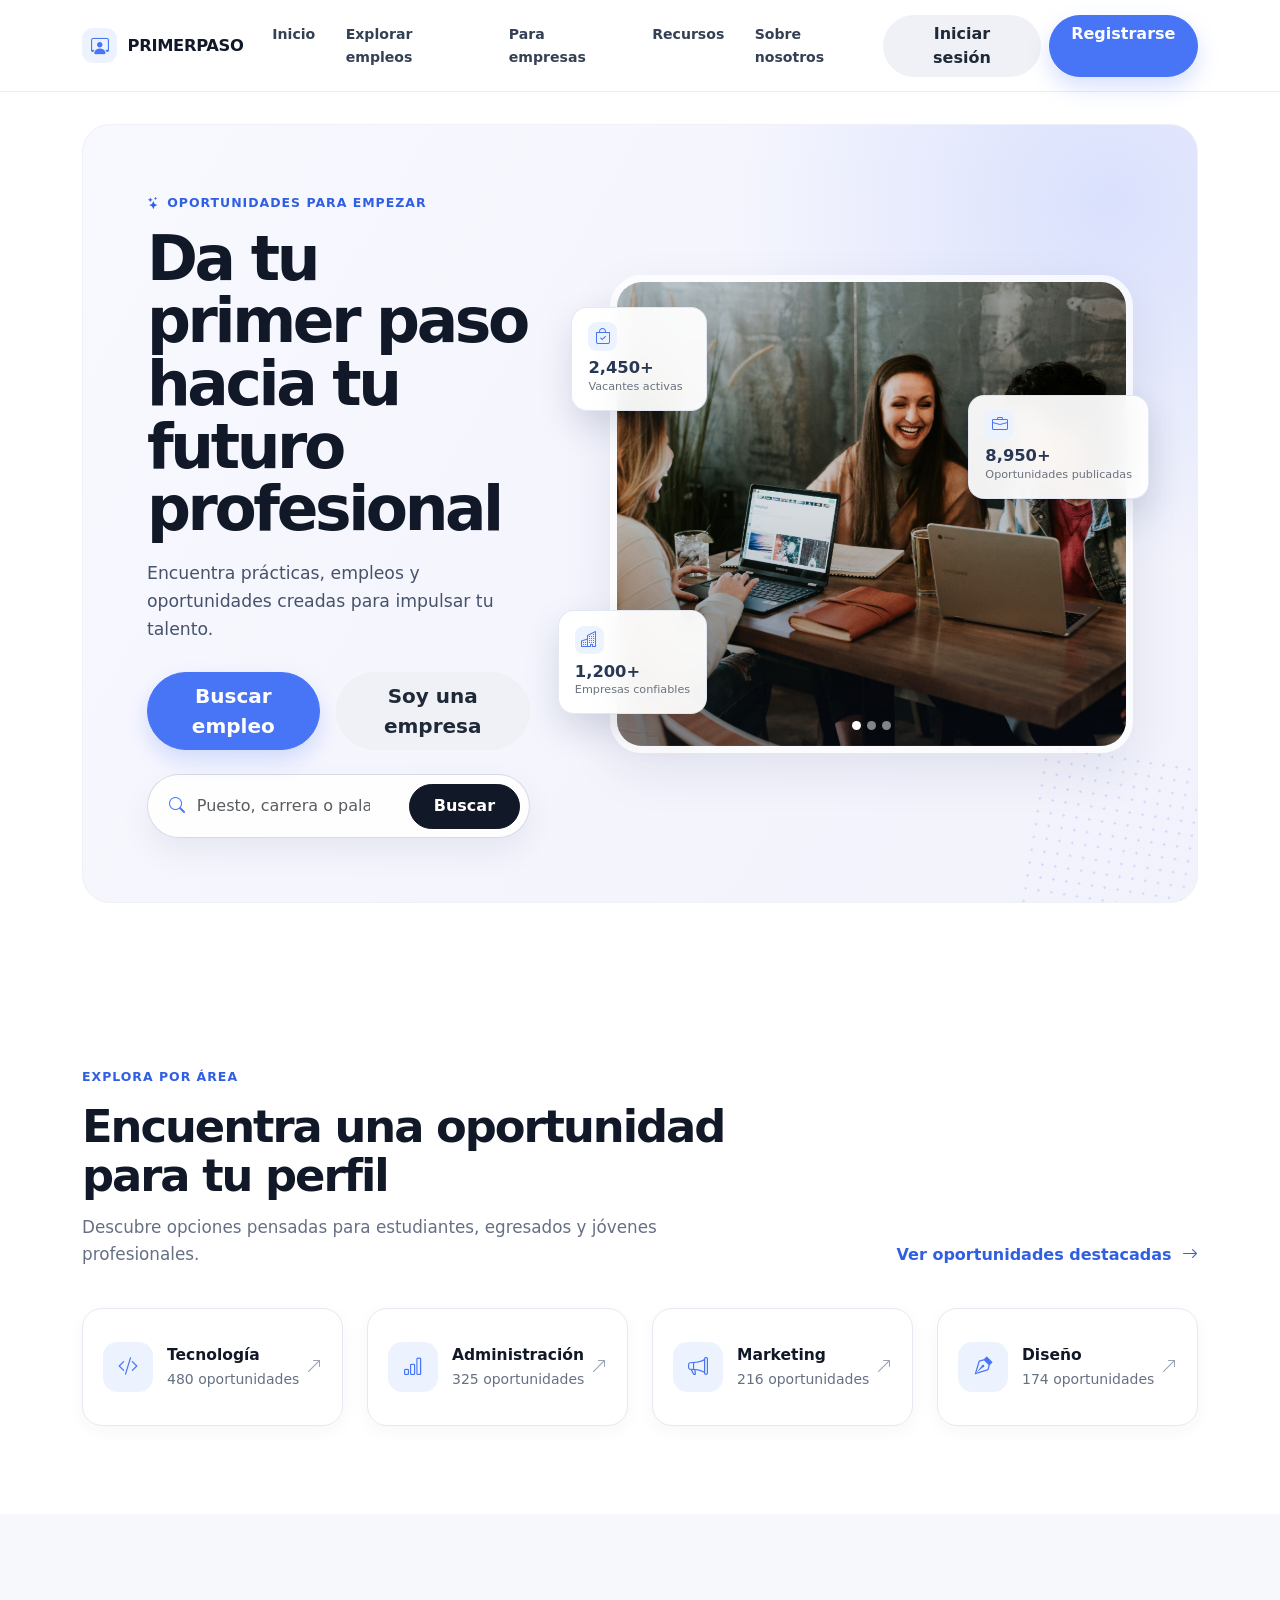
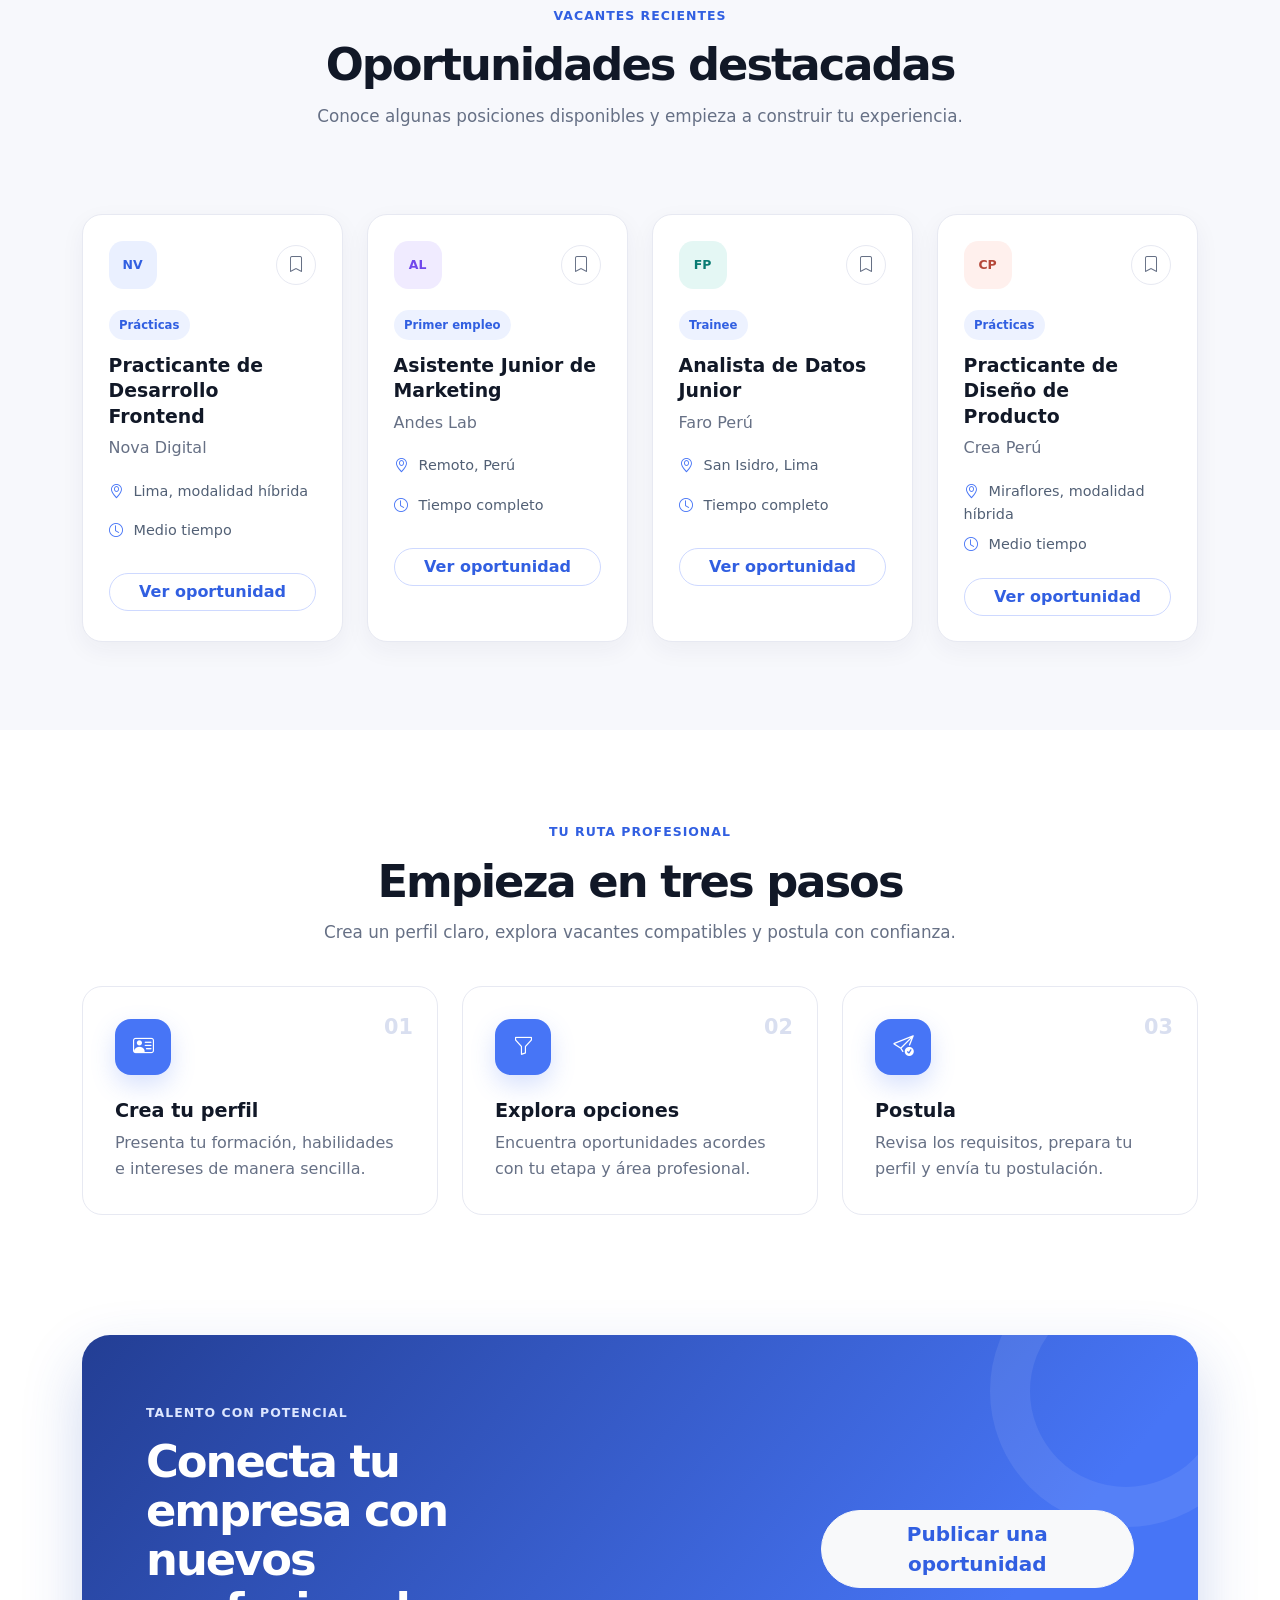
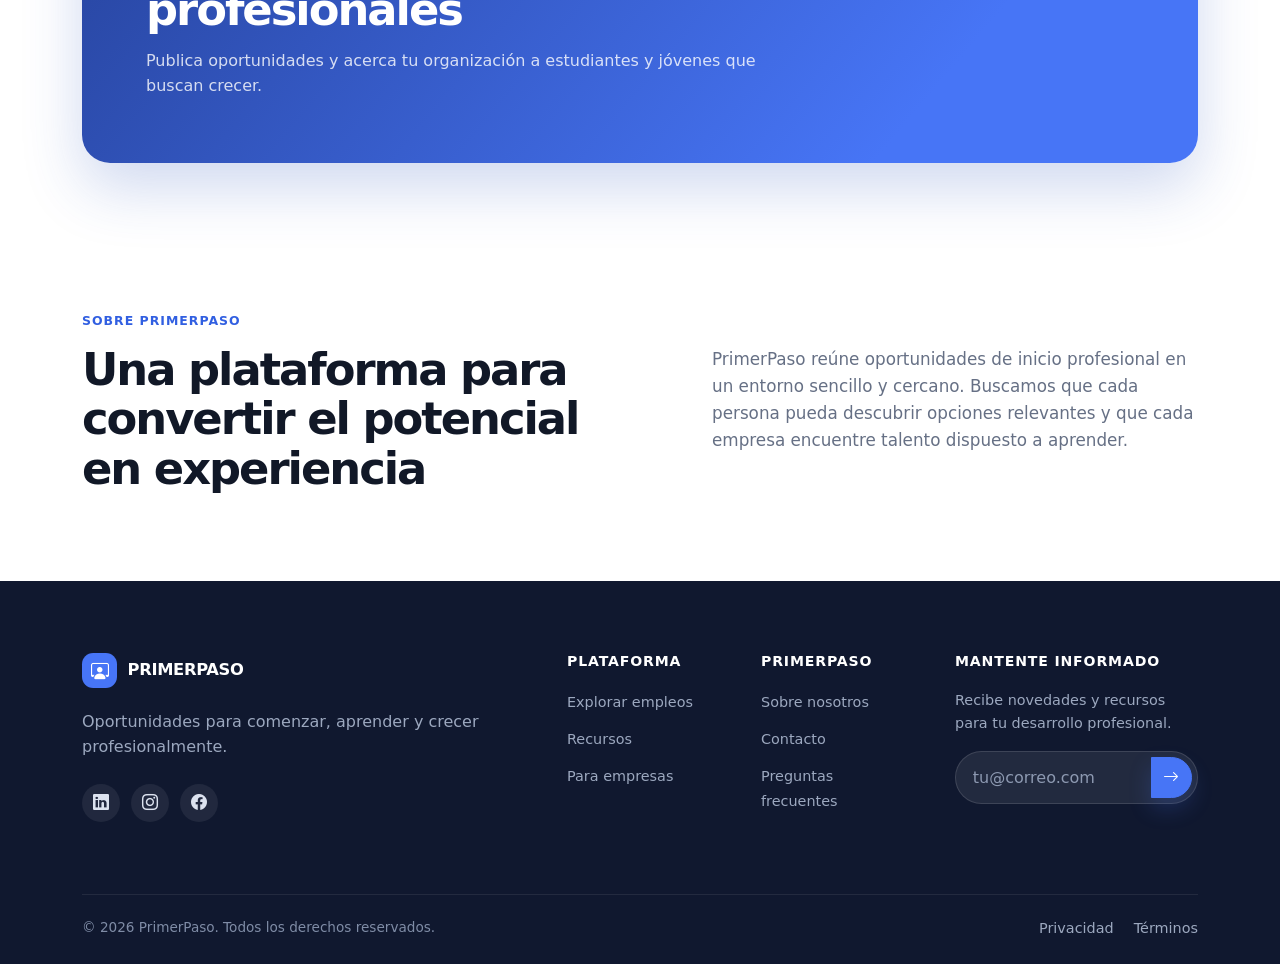
<file: index.html>
<!doctype html>
<html lang="es">

<head>
    <meta charset="utf-8">
    <meta name="viewport" content="width=device-width, initial-scale=1">
    <meta name="description"
        content="PrimerPaso conecta a estudiantes y jóvenes profesionales con prácticas, empleos y empresas que impulsan su desarrollo.">
    <title>PrimerPaso | Tu futuro profesional comienza aquí</title>
    <link rel="preconnect" href="https://cdn.jsdelivr.net">
    <link href="https://cdn.jsdelivr.net/npm/bootstrap@5.3.8/dist/css/bootstrap.min.css" rel="stylesheet"
        integrity="sha384-sRIl4kxILFvY47J16cr9ZwB07vP4J8+LH7qKQnuqkuIAvNWLzeN8tE5YBujZqJLB" crossorigin="anonymous">
    <link rel="stylesheet" href="https://cdn.jsdelivr.net/npm/bootstrap-icons@1.13.1/font/bootstrap-icons.min.css">
    <link rel="stylesheet" href="css/styles.css">
</head>

<body>
    <a class="skip-link" href="#main-content">Saltar al contenido principal</a>

    <header class="site-header sticky-top">
        <nav class="navbar navbar-expand-xl" aria-label="Navegación principal">
            <div class="container">
                <a class="navbar-brand brand-link" href="#inicio" aria-label="PrimerPaso, ir al inicio">
                    <span class="brand-icon" aria-hidden="true"><i class="bi bi-person-workspace"></i></span>
                    <span>PrimerPaso</span>
                </a>

                <button class="navbar-toggler" type="button" data-bs-toggle="collapse" data-bs-target="#main-navbar"
                    aria-controls="main-navbar" aria-expanded="false" aria-label="Abrir menú de navegación">
                    <span class="navbar-toggler-icon"></span>
                </button>

                <div class="collapse navbar-collapse" id="main-navbar">
                    <ul class="navbar-nav mx-auto mb-3 mb-xl-0">
                        <li class="nav-item"><a class="nav-link" href="#inicio">Inicio</a></li>
                        <li class="nav-item"><a class="nav-link" href="#explorar-empleos">Explorar empleos</a></li>
                        <li class="nav-item"><a class="nav-link" href="#para-empresas">Para empresas</a></li>
                        <li class="nav-item"><a class="nav-link" href="#recursos">Recursos</a></li>
                        <li class="nav-item"><a class="nav-link" href="#sobre-nosotros">Sobre nosotros</a></li>
                    </ul>

                    <div class="navbar-actions d-flex flex-column flex-sm-row gap-2">
                        <a class="btn btn-soft" href="html/iniciar-sesion.html">Iniciar sesión</a>
                        <a class="btn btn-primary-custom" href="html/registro.html">Registrarse</a>
                    </div>
                </div>
            </div>
        </nav>
    </header>

    <main id="main-content">
        <section class="hero-section" id="inicio">
            <div class="container">
                <div class="hero-panel">
                    <div class="row align-items-center g-5">
                        <div class="col-lg-5">
                            <span class="eyebrow"><i class="bi bi-stars" aria-hidden="true"></i> Oportunidades para
                                empezar</span>
                            <h1>Da tu primer paso hacia tu futuro profesional</h1>
                            <p class="hero-description">Encuentra prácticas, empleos y oportunidades creadas para
                                impulsar tu talento.</p>

                            <div class="hero-actions d-flex flex-column flex-sm-row gap-3">
                                <a class="btn btn-primary-custom btn-lg" href="#explorar-empleos">Buscar empleo</a>
                                <a class="btn btn-soft btn-lg" href="#para-empresas">Soy una empresa</a>
                            </div>

                            <form class="hero-search-form needs-validation" id="job-search-form" novalidate>
                                <div class="search-field">
                                    <i class="bi bi-search" aria-hidden="true"></i>
                                    <label class="visually-hidden" for="job-search-input">Puesto, carrera o palabra
                                        clave</label>
                                    <input class="form-control" id="job-search-input" name="job-search-input"
                                        type="search" placeholder="Puesto, carrera o palabra clave" autocomplete="off"
                                        required>
                                    <div class="invalid-feedback">Ingresa un puesto o una palabra clave.</div>
                                </div>
                                <button class="btn btn-dark-custom" type="submit">Buscar</button>
                            </form>
                        </div>

                        <div class="col-lg-7">
                            <div class="hero-visual">
                                <div class="carousel slide carousel-fade" id="hero-carousel" data-bs-ride="carousel"
                                    data-bs-interval="5000">
                                    <div class="carousel-indicators">
                                        <button type="button" data-bs-target="#hero-carousel" data-bs-slide-to="0"
                                            class="active" aria-current="true" aria-label="Imagen 1"></button>
                                        <button type="button" data-bs-target="#hero-carousel" data-bs-slide-to="1"
                                            aria-label="Imagen 2"></button>
                                        <button type="button" data-bs-target="#hero-carousel" data-bs-slide-to="2"
                                            aria-label="Imagen 3"></button>
                                    </div>
                                    <div class="carousel-inner">
                                        <div class="carousel-item active">
                                            <img src="assets/images/hero-image-1.jpg"
                                                class="d-block w-100"
                                                alt="Jóvenes profesionales colaborando frente a una laptop">
                                        </div>
                                        <div class="carousel-item">
                                            <img src="assets/images/hero-image-2.jpg"
                                                class="d-block w-100" alt="Equipo reunido para desarrollar un proyecto">
                                        </div>
                                        <div class="carousel-item">
                                            <img src="assets/images/hero-image-3.jpg"
                                                class="d-block w-100"
                                                alt="Profesionales trabajando juntos en una oficina">
                                        </div>
                                    </div>
                                    <button class="carousel-control-prev" type="button" data-bs-target="#hero-carousel"
                                        data-bs-slide="prev">
                                        <span class="carousel-control-prev-icon" aria-hidden="true"></span>
                                        <span class="visually-hidden">Imagen anterior</span>
                                    </button>
                                    <button class="carousel-control-next" type="button" data-bs-target="#hero-carousel"
                                        data-bs-slide="next">
                                        <span class="carousel-control-next-icon" aria-hidden="true"></span>
                                        <span class="visually-hidden">Imagen siguiente</span>
                                    </button>
                                </div>

                                <div class="hero-stats" aria-label="Estadísticas de PrimerPaso">
                                    <article class="hero-stat-card stat-vacancies">
                                        <span class="stat-icon" aria-hidden="true"><i
                                                class="bi bi-bag-check"></i></span>
                                        <strong>2,450+</strong>
                                        <span>Vacantes activas</span>
                                    </article>
                                    <article class="hero-stat-card stat-companies">
                                        <span class="stat-icon" aria-hidden="true"><i
                                                class="bi bi-buildings"></i></span>
                                        <strong>1,200+</strong>
                                        <span>Empresas confiables</span>
                                    </article>
                                    <article class="hero-stat-card stat-opportunities">
                                        <span class="stat-icon" aria-hidden="true"><i
                                                class="bi bi-briefcase"></i></span>
                                        <strong>8,950+</strong>
                                        <span>Oportunidades publicadas</span>
                                    </article>
                                </div>
                            </div>
                        </div>
                    </div>
                </div>
            </div>
        </section>

        <section class="section-space" id="explorar-empleos">
            <div class="container">
                <div class="section-heading row align-items-end g-3">
                    <div class="col-lg-7">
                        <span class="eyebrow">Explora por área</span>
                        <h2>Encuentra una oportunidad para tu perfil</h2>
                        <p>Descubre opciones pensadas para estudiantes, egresados y jóvenes profesionales.</p>
                    </div>
                    <div class="col-lg-5 text-lg-end">
                        <a class="text-link" href="#oportunidades-destacadas">Ver oportunidades destacadas <i
                                class="bi bi-arrow-right" aria-hidden="true"></i></a>
                    </div>
                </div>

                <div class="row g-4">
                    <div class="col-sm-6 col-lg-3">
                        <a class="category-card" href="#oportunidades-destacadas" data-search-term="tecnología">
                            <span class="category-icon"><i class="bi bi-code-slash" aria-hidden="true"></i></span>
                            <span class="category-copy"><strong>Tecnología</strong><small>480
                                    oportunidades</small></span>
                            <i class="bi bi-arrow-up-right category-arrow" aria-hidden="true"></i>
                        </a>
                    </div>
                    <div class="col-sm-6 col-lg-3">
                        <a class="category-card" href="#oportunidades-destacadas" data-search-term="administración">
                            <span class="category-icon"><i class="bi bi-bar-chart" aria-hidden="true"></i></span>
                            <span class="category-copy"><strong>Administración</strong><small>325
                                    oportunidades</small></span>
                            <i class="bi bi-arrow-up-right category-arrow" aria-hidden="true"></i>
                        </a>
                    </div>
                    <div class="col-sm-6 col-lg-3">
                        <a class="category-card" href="#oportunidades-destacadas" data-search-term="marketing">
                            <span class="category-icon"><i class="bi bi-megaphone" aria-hidden="true"></i></span>
                            <span class="category-copy"><strong>Marketing</strong><small>216
                                    oportunidades</small></span>
                            <i class="bi bi-arrow-up-right category-arrow" aria-hidden="true"></i>
                        </a>
                    </div>
                    <div class="col-sm-6 col-lg-3">
                        <a class="category-card" href="#oportunidades-destacadas" data-search-term="diseño">
                            <span class="category-icon"><i class="bi bi-vector-pen" aria-hidden="true"></i></span>
                            <span class="category-copy"><strong>Diseño</strong><small>174 oportunidades</small></span>
                            <i class="bi bi-arrow-up-right category-arrow" aria-hidden="true"></i>
                        </a>
                    </div>
                </div>
            </div>
        </section>

        <section class="section-space featured-section" id="oportunidades-destacadas">
            <div class="container">
                <div class="section-heading text-center mx-auto">
                    <span class="eyebrow">Vacantes recientes</span>
                    <h2>Oportunidades destacadas</h2>
                    <p>Conoce algunas posiciones disponibles y empieza a construir tu experiencia.</p>
                </div>

                <p class="search-results-count" id="search-results-count" role="status" aria-live="polite"></p>

                <div class="row g-4" id="job-results-grid">
                    <div class="col-md-6 col-xl-3" data-job-card
                        data-keywords="tecnología frontend desarrollo sistemas remoto">
                        <article class="job-card h-100">
                            <div class="job-card-top">
                                <span class="company-logo company-logo-blue">NV</span>
                                <button class="save-job-button" type="button"
                                    aria-label="Guardar vacante de practicante de desarrollo frontend"><i
                                        class="bi bi-bookmark" aria-hidden="true"></i></button>
                            </div>
                            <span class="job-type">Prácticas</span>
                            <h3>Practicante de Desarrollo Frontend</h3>
                            <p class="company-name">Nova Digital</p>
                            <ul class="job-meta list-unstyled">
                                <li><i class="bi bi-geo-alt" aria-hidden="true"></i> Lima, modalidad híbrida</li>
                                <li><i class="bi bi-clock" aria-hidden="true"></i> Medio tiempo</li>
                            </ul>
                            <button class="btn btn-outline-primary-custom w-100" type="button">Ver oportunidad</button>
                        </article>
                    </div>

                    <div class="col-md-6 col-xl-3" data-job-card
                        data-keywords="marketing comunicación contenido redes sociales remoto">
                        <article class="job-card h-100">
                            <div class="job-card-top">
                                <span class="company-logo company-logo-violet">AL</span>
                                <button class="save-job-button" type="button"
                                    aria-label="Guardar vacante de asistente de marketing"><i class="bi bi-bookmark"
                                        aria-hidden="true"></i></button>
                            </div>
                            <span class="job-type">Primer empleo</span>
                            <h3>Asistente Junior de Marketing</h3>
                            <p class="company-name">Andes Lab</p>
                            <ul class="job-meta list-unstyled">
                                <li><i class="bi bi-geo-alt" aria-hidden="true"></i> Remoto, Perú</li>
                                <li><i class="bi bi-clock" aria-hidden="true"></i> Tiempo completo</li>
                            </ul>
                            <button class="btn btn-outline-primary-custom w-100" type="button">Ver oportunidad</button>
                        </article>
                    </div>

                    <div class="col-md-6 col-xl-3" data-job-card
                        data-keywords="administración datos análisis excel finanzas presencial">
                        <article class="job-card h-100">
                            <div class="job-card-top">
                                <span class="company-logo company-logo-teal">FP</span>
                                <button class="save-job-button" type="button"
                                    aria-label="Guardar vacante de analista de datos junior"><i class="bi bi-bookmark"
                                        aria-hidden="true"></i></button>
                            </div>
                            <span class="job-type">Trainee</span>
                            <h3>Analista de Datos Junior</h3>
                            <p class="company-name">Faro Perú</p>
                            <ul class="job-meta list-unstyled">
                                <li><i class="bi bi-geo-alt" aria-hidden="true"></i> San Isidro, Lima</li>
                                <li><i class="bi bi-clock" aria-hidden="true"></i> Tiempo completo</li>
                            </ul>
                            <button class="btn btn-outline-primary-custom w-100" type="button">Ver oportunidad</button>
                        </article>
                    </div>

                    <div class="col-md-6 col-xl-3" data-job-card
                        data-keywords="diseño experiencia usuario ux ui producto híbrido">
                        <article class="job-card h-100">
                            <div class="job-card-top">
                                <span class="company-logo company-logo-coral">CP</span>
                                <button class="save-job-button" type="button"
                                    aria-label="Guardar vacante de practicante de diseño de producto"><i
                                        class="bi bi-bookmark" aria-hidden="true"></i></button>
                            </div>
                            <span class="job-type">Prácticas</span>
                            <h3>Practicante de Diseño de Producto</h3>
                            <p class="company-name">Crea Perú</p>
                            <ul class="job-meta list-unstyled">
                                <li><i class="bi bi-geo-alt" aria-hidden="true"></i> Miraflores, modalidad híbrida</li>
                                <li><i class="bi bi-clock" aria-hidden="true"></i> Medio tiempo</li>
                            </ul>
                            <button class="btn btn-outline-primary-custom w-100" type="button">Ver oportunidad</button>
                        </article>
                    </div>
                </div>

                <div class="empty-state d-none" id="job-empty-state" role="status">
                    <i class="bi bi-search" aria-hidden="true"></i>
                    <h3>No encontramos coincidencias</h3>
                    <p>Prueba con términos como “tecnología”, “marketing” o “datos”.</p>
                    <button class="btn btn-soft" id="clear-search-button" type="button">Ver todas las
                        oportunidades</button>
                </div>
            </div>
        </section>

        <section class="section-space" id="recursos">
            <div class="container">
                <div class="section-heading text-center mx-auto">
                    <span class="eyebrow">Tu ruta profesional</span>
                    <h2>Empieza en tres pasos</h2>
                    <p>Crea un perfil claro, explora vacantes compatibles y postula con confianza.</p>
                </div>

                <div class="row g-4 process-grid">
                    <div class="col-md-4">
                        <article class="process-card">
                            <span class="process-number">01</span>
                            <span class="process-icon"><i class="bi bi-person-vcard" aria-hidden="true"></i></span>
                            <h3>Crea tu perfil</h3>
                            <p>Presenta tu formación, habilidades e intereses de manera sencilla.</p>
                        </article>
                    </div>
                    <div class="col-md-4">
                        <article class="process-card">
                            <span class="process-number">02</span>
                            <span class="process-icon"><i class="bi bi-funnel" aria-hidden="true"></i></span>
                            <h3>Explora opciones</h3>
                            <p>Encuentra oportunidades acordes con tu etapa y área profesional.</p>
                        </article>
                    </div>
                    <div class="col-md-4">
                        <article class="process-card">
                            <span class="process-number">03</span>
                            <span class="process-icon"><i class="bi bi-send-check" aria-hidden="true"></i></span>
                            <h3>Postula</h3>
                            <p>Revisa los requisitos, prepara tu perfil y envía tu postulación.</p>
                        </article>
                    </div>
                </div>
            </div>
        </section>

        <section class="section-space company-section" id="para-empresas">
            <div class="container">
                <div class="company-panel">
                    <div class="row align-items-center g-4">
                        <div class="col-lg-8">
                            <span class="eyebrow eyebrow-light">Talento con potencial</span>
                            <h2>Conecta tu empresa con nuevos profesionales</h2>
                            <p>Publica oportunidades y acerca tu organización a estudiantes y jóvenes que buscan crecer.
                            </p>
                        </div>
                        <div class="col-lg-4 text-lg-end">
                            <button class="btn btn-light btn-lg" type="button">Publicar una oportunidad</button>
                        </div>
                    </div>
                </div>
            </div>
        </section>

        <section class="section-space about-section" id="sobre-nosotros">
            <div class="container">
                <div class="row align-items-center g-5">
                    <div class="col-lg-6">
                        <span class="eyebrow">Sobre PrimerPaso</span>
                        <h2>Una plataforma para convertir el potencial en experiencia</h2>
                    </div>
                    <div class="col-lg-6">
                        <p class="about-copy">PrimerPaso reúne oportunidades de inicio profesional en un entorno
                            sencillo y cercano. Buscamos que cada persona pueda descubrir opciones relevantes y que cada
                            empresa encuentre talento dispuesto a aprender.</p>
                    </div>
                </div>
            </div>
        </section>
    </main>

    <footer class="site-footer">
        <div class="container">
            <div class="row g-5">
                <div class="col-lg-5">
                    <a class="brand-link footer-brand" href="#inicio">
                        <span class="brand-icon" aria-hidden="true"><i class="bi bi-person-workspace"></i></span>
                        <span>PrimerPaso</span>
                    </a>
                    <p class="footer-description">Oportunidades para comenzar, aprender y crecer profesionalmente.</p>
                    <div class="social-links" aria-label="Redes sociales">
                        <a href="#" aria-label="PrimerPaso en LinkedIn"><i class="bi bi-linkedin"
                                aria-hidden="true"></i></a>
                        <a href="#" aria-label="PrimerPaso en Instagram"><i class="bi bi-instagram"
                                aria-hidden="true"></i></a>
                        <a href="#" aria-label="PrimerPaso en Facebook"><i class="bi bi-facebook"
                                aria-hidden="true"></i></a>
                    </div>
                </div>
                <div class="col-6 col-lg-2">
                    <h2 class="footer-title">Plataforma</h2>
                    <ul class="footer-links list-unstyled">
                        <li><a href="#explorar-empleos">Explorar empleos</a></li>
                        <li><a href="#recursos">Recursos</a></li>
                        <li><a href="#para-empresas">Para empresas</a></li>
                    </ul>
                </div>
                <div class="col-6 col-lg-2">
                    <h2 class="footer-title">PrimerPaso</h2>
                    <ul class="footer-links list-unstyled">
                        <li><a href="#sobre-nosotros">Sobre nosotros</a></li>
                        <li><a href="mailto:hola@primerpaso.pe">Contacto</a></li>
                        <li><a href="#">Preguntas frecuentes</a></li>
                    </ul>
                </div>
                <div class="col-lg-3">
                    <h2 class="footer-title">Mantente informado</h2>
                    <p class="footer-newsletter-copy">Recibe novedades y recursos para tu desarrollo profesional.</p>
                    <form class="footer-form" id="newsletter-form" novalidate>
                        <label class="visually-hidden" for="newsletter-email">Correo electrónico</label>
                        <div class="input-group">
                            <input class="form-control" id="newsletter-email" type="email" placeholder="tu@correo.com"
                                required>
                            <button class="btn btn-primary-custom" type="submit" aria-label="Suscribirse"><i
                                    class="bi bi-arrow-right" aria-hidden="true"></i></button>
                        </div>
                        <p class="form-status" id="newsletter-status" role="status" aria-live="polite"></p>
                    </form>
                </div>
            </div>
            <div class="footer-bottom d-flex flex-column flex-md-row justify-content-between gap-2">
                <p>© <span id="current-year"></span> PrimerPaso. Todos los derechos reservados.</p>
                <div class="legal-links">
                    <a href="#">Privacidad</a>
                    <a href="#">Términos</a>
                </div>
            </div>
        </div>
    </footer>

    <script src="https://cdn.jsdelivr.net/npm/bootstrap@5.3.8/dist/js/bootstrap.bundle.min.js"
        integrity="sha384-FKyoEForCGlyvwx9Hj09JcYn3nv7wiPVlz7YYwJrWVcXK/BmnVDxM+D2scQbITxI"
        crossorigin="anonymous"></script>
    <script src="js/main.js"></script>
</body>

</html>
</file>
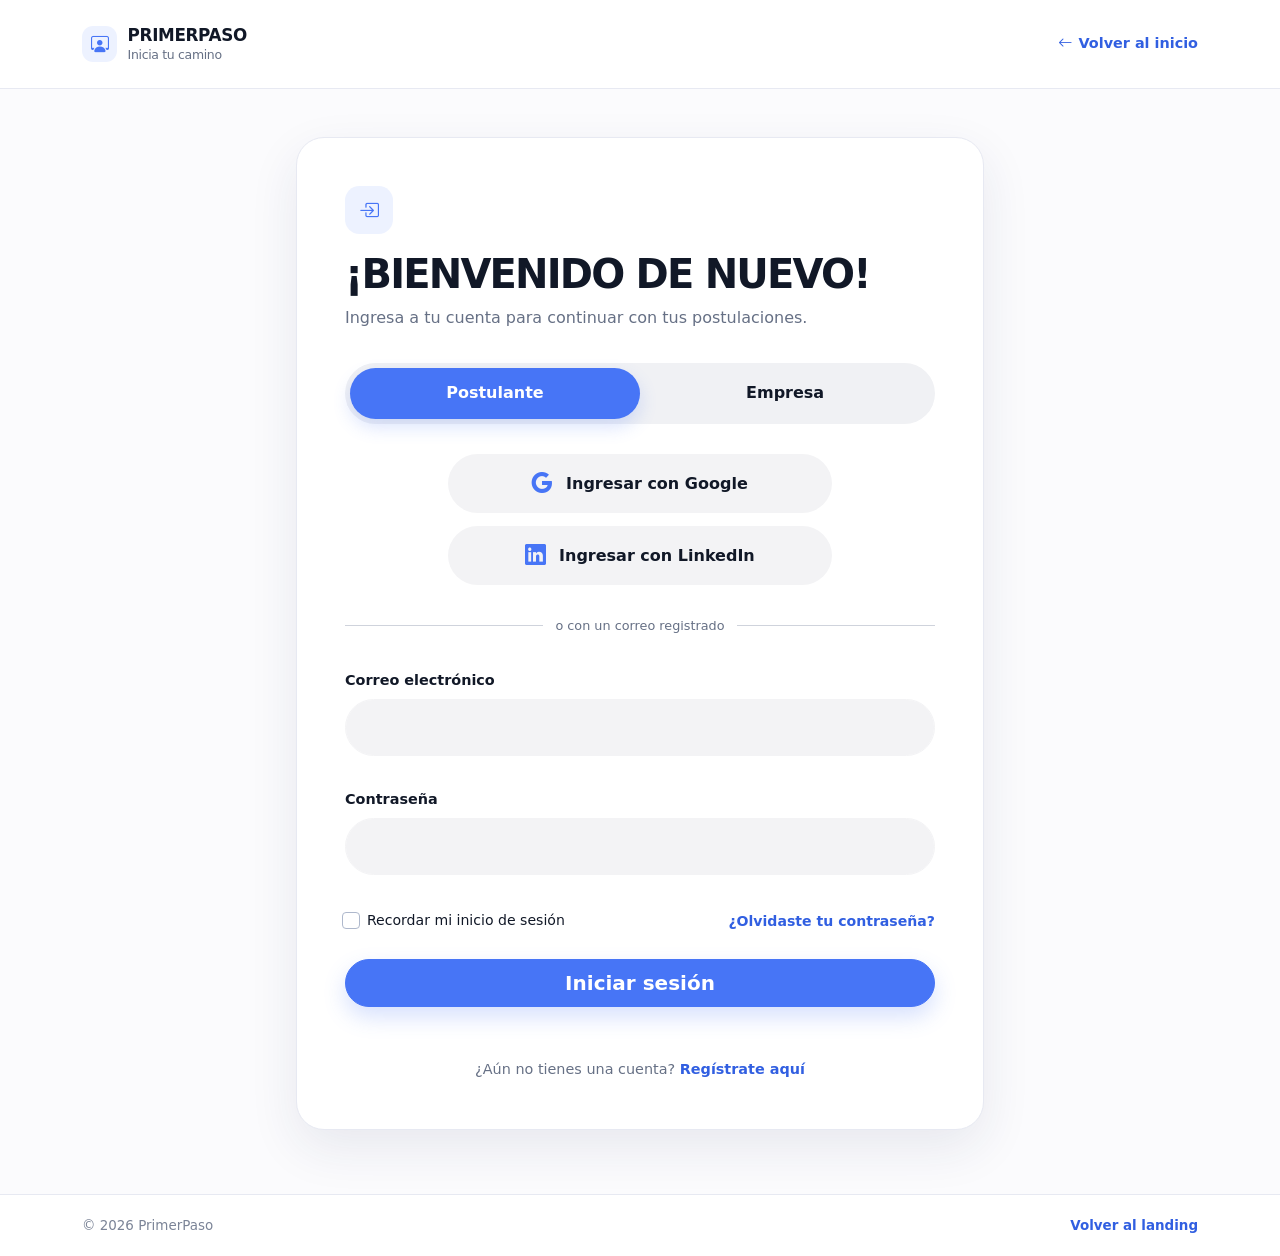
<file: html/iniciar-sesion.html>
<!doctype html>
<html lang="es">
<head>
    <meta charset="utf-8">
    <meta name="viewport" content="width=device-width, initial-scale=1">
    <meta name="description" content="Inicia sesión en PrimerPaso como postulante o empresa.">
    <title>Iniciar sesión | PrimerPaso</title>
    <link rel="preconnect" href="https://cdn.jsdelivr.net">
    <link href="https://cdn.jsdelivr.net/npm/bootstrap@5.3.8/dist/css/bootstrap.min.css" rel="stylesheet" integrity="sha384-sRIl4kxILFvY47J16cr9ZwB07vP4J8+LH7qKQnuqkuIAvNWLzeN8tE5YBujZqJLB" crossorigin="anonymous">
    <link rel="stylesheet" href="https://cdn.jsdelivr.net/npm/bootstrap-icons@1.13.1/font/bootstrap-icons.min.css">
    <link rel="stylesheet" href="../css/styles.css">
    <link rel="stylesheet" href="../css/auth.css">
</head>
<body class="auth-page">
    <a class="skip-link" href="#main-content">Saltar al contenido principal</a>

    <header class="auth-header">
        <div class="container auth-header-inner">
            <a class="brand-link" href="../index.html" aria-label="PrimerPaso, ir al inicio">
                <span class="brand-icon" aria-hidden="true"><i class="bi bi-person-workspace"></i></span>
                <span class="brand-copy"><strong>PrimerPaso</strong><small>Inicia tu camino</small></span>
            </a>
            <a class="auth-back-link" href="../index.html"><i class="bi bi-arrow-left" aria-hidden="true"></i> Volver al inicio</a>
        </div>
    </header>

    <main class="auth-main" id="main-content">
        <section class="auth-shell auth-shell-narrow" aria-labelledby="login-title">
            <div class="auth-page-heading">
                <span class="auth-heading-icon" aria-hidden="true"><i class="bi bi-box-arrow-in-right"></i></span>
                <h1 id="login-title">¡Bienvenido de nuevo!</h1>
                <p>Ingresa a tu cuenta para continuar con tus postulaciones.</p>
            </div>

            <form class="auth-form needs-validation" id="login-form" data-demo-form novalidate>
                <fieldset class="role-toggle">
                    <legend class="visually-hidden">Tipo de cuenta</legend>
                    <input class="btn-check" type="radio" name="login-role" id="login-role-applicant" value="applicant" checked>
                    <label class="btn role-tab" for="login-role-applicant">Postulante</label>
                    <input class="btn-check" type="radio" name="login-role" id="login-role-company" value="company">
                    <label class="btn role-tab" for="login-role-company">Empresa</label>
                </fieldset>

                <div class="social-access">
                    <button class="social-access-button" type="button"><i class="bi bi-google" aria-hidden="true"></i> Ingresar con Google</button>
                    <button class="social-access-button" type="button"><i class="bi bi-linkedin" aria-hidden="true"></i> Ingresar con LinkedIn</button>
                </div>

                <div class="form-divider"><span>o con un correo registrado</span></div>

                <div class="mb-3">
                    <label class="form-label" for="login-email">Correo electrónico</label>
                    <input class="form-control auth-control" id="login-email" name="login-email" type="email" autocomplete="email" required>
                    <div class="invalid-feedback">Ingresa un correo electrónico válido.</div>
                </div>

                <div class="mb-3">
                    <label class="form-label" for="login-password">Contraseña</label>
                    <input class="form-control auth-control" id="login-password" name="login-password" type="password" autocomplete="current-password" minlength="6" required>
                    <div class="invalid-feedback">Ingresa tu contraseña.</div>
                </div>

                <div class="auth-options">
                    <div class="form-check">
                        <input class="form-check-input" id="remember-login" name="remember-login" type="checkbox">
                        <label class="form-check-label" for="remember-login">Recordar mi inicio de sesión</label>
                    </div>
                    <a href="#">¿Olvidaste tu contraseña?</a>
                </div>

                <button class="btn btn-primary-custom btn-lg w-100" type="submit">Iniciar sesión</button>
                <p class="auth-form-status" role="status" aria-live="polite"></p>

                <p class="auth-alternative">¿Aún no tienes una cuenta? <a href="registro.html">Regístrate aquí</a></p>
            </form>
        </section>
    </main>

    <footer class="auth-footer">
        <div class="container auth-footer-inner">
            <p>© <span data-current-year></span> PrimerPaso</p>
            <a href="../index.html">Volver al landing</a>
        </div>
    </footer>

    <script src="https://cdn.jsdelivr.net/npm/bootstrap@5.3.8/dist/js/bootstrap.bundle.min.js" integrity="sha384-FKyoEForCGlyvwx9Hj09JcYn3nv7wiPVlz7YYwJrWVcXK/BmnVDxM+D2scQbITxI" crossorigin="anonymous"></script>
    <script src="../js/auth.js"></script>
</body>
</html>
</file>
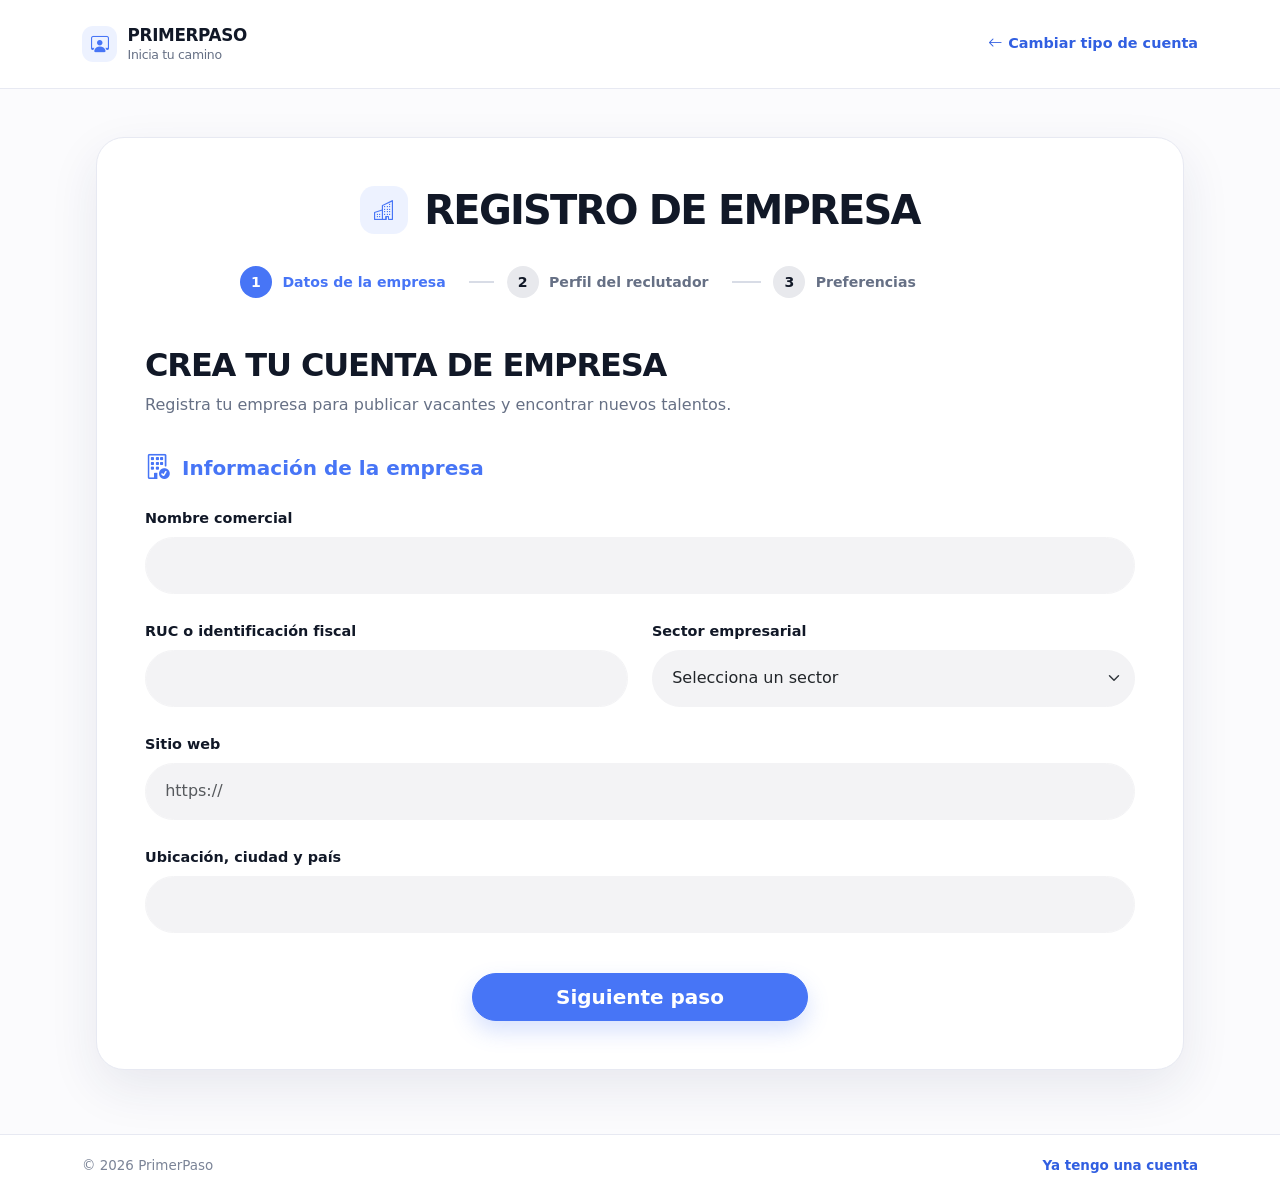
<file: html/registro-empresa.html>
<!doctype html>
<html lang="es">
<head>
    <meta charset="utf-8">
    <meta name="viewport" content="width=device-width, initial-scale=1">
    <meta name="description" content="Registro preliminar de empresas en PrimerPaso.">
    <title>Registro de empresa | PrimerPaso</title>
    <link rel="preconnect" href="https://cdn.jsdelivr.net">
    <link href="https://cdn.jsdelivr.net/npm/bootstrap@5.3.8/dist/css/bootstrap.min.css" rel="stylesheet" integrity="sha384-sRIl4kxILFvY47J16cr9ZwB07vP4J8+LH7qKQnuqkuIAvNWLzeN8tE5YBujZqJLB" crossorigin="anonymous">
    <link rel="stylesheet" href="https://cdn.jsdelivr.net/npm/bootstrap-icons@1.13.1/font/bootstrap-icons.min.css">
    <link rel="stylesheet" href="../css/styles.css">
    <link rel="stylesheet" href="../css/auth.css">
</head>
<body class="auth-page">
    <a class="skip-link" href="#main-content">Saltar al contenido principal</a>

    <header class="auth-header">
        <div class="container auth-header-inner">
            <a class="brand-link" href="../index.html" aria-label="PrimerPaso, ir al inicio">
                <span class="brand-icon" aria-hidden="true"><i class="bi bi-person-workspace"></i></span>
                <span class="brand-copy"><strong>PrimerPaso</strong><small>Inicia tu camino</small></span>
            </a>
            <a class="auth-back-link" href="registro.html"><i class="bi bi-arrow-left" aria-hidden="true"></i> Cambiar tipo de cuenta</a>
        </div>
    </header>

    <main class="auth-main" id="main-content">
        <section class="auth-shell registration-shell" aria-labelledby="company-register-title">
            <div class="registration-heading">
                <span class="auth-heading-icon" aria-hidden="true"><i class="bi bi-buildings"></i></span>
                <h1 id="company-register-title">Registro de empresa</h1>
            </div>

            <ol class="registration-progress" aria-label="Progreso del registro">
                <li class="is-active" data-step-indicator="1" aria-current="step"><span>1</span><strong>Datos de la empresa</strong></li>
                <li data-step-indicator="2"><span>2</span><strong>Perfil del reclutador</strong></li>
                <li data-step-indicator="3"><span>3</span><strong>Preferencias</strong></li>
            </ol>

            <form class="registration-form" id="company-register-form" data-multi-step novalidate>
                <section class="registration-step" data-step-panel="1" aria-labelledby="company-data-title">
                    <div class="registration-introduction">
                        <h2>Crea tu cuenta de empresa</h2>
                        <p>Registra tu empresa para publicar vacantes y encontrar nuevos talentos.</p>
                    </div>

                    <h2 class="form-section-title" id="company-data-title"><i class="bi bi-building-check" aria-hidden="true"></i> Información de la empresa</h2>

                    <div class="row g-4">
                        <div class="col-12">
                            <label class="form-label" for="company-name">Nombre comercial</label>
                            <input class="form-control auth-control" id="company-name" name="company-name" type="text" autocomplete="organization" required>
                            <div class="invalid-feedback">Ingresa el nombre de la empresa.</div>
                        </div>
                        <div class="col-md-6">
                            <label class="form-label" for="company-tax-id">RUC o identificación fiscal</label>
                            <input class="form-control auth-control" id="company-tax-id" name="company-tax-id" type="text" inputmode="numeric" required>
                            <div class="invalid-feedback">Ingresa la identificación fiscal.</div>
                        </div>
                        <div class="col-md-6">
                            <label class="form-label" for="company-sector">Sector empresarial</label>
                            <select class="form-select auth-control" id="company-sector" name="company-sector" required>
                                <option value="" selected disabled>Selecciona un sector</option>
                                <option value="technology">Tecnología</option>
                                <option value="services">Servicios</option>
                                <option value="commerce">Comercio</option>
                                <option value="industry">Industria</option>
                                <option value="other">Otro</option>
                            </select>
                            <div class="invalid-feedback">Selecciona el sector de la empresa.</div>
                        </div>
                        <div class="col-12">
                            <label class="form-label" for="company-website">Sitio web</label>
                            <input class="form-control auth-control" id="company-website" name="company-website" type="url" autocomplete="url" placeholder="https://">
                        </div>
                        <div class="col-12">
                            <label class="form-label" for="company-location">Ubicación, ciudad y país</label>
                            <input class="form-control auth-control" id="company-location" name="company-location" type="text" autocomplete="address-level2" required>
                            <div class="invalid-feedback">Ingresa la ubicación de la empresa.</div>
                        </div>
                    </div>

                    <div class="registration-actions registration-actions-end">
                        <button class="btn btn-primary-custom btn-lg" type="button" data-next-step>Siguiente paso</button>
                    </div>
                </section>

                <section class="registration-step" data-step-panel="2" aria-labelledby="recruiter-data-title" hidden>
                    <div class="registration-introduction">
                        <h2>Cuéntanos sobre el reclutador</h2>
                        <p>Esta persona será la encargada de gestionar las vacantes y candidatos.</p>
                    </div>

                    <h2 class="form-section-title" id="recruiter-data-title"><i class="bi bi-person" aria-hidden="true"></i> Datos del reclutador</h2>

                    <div class="row g-4">
                        <div class="col-md-6">
                            <label class="form-label" for="recruiter-first-name">Nombres</label>
                            <input class="form-control auth-control" id="recruiter-first-name" name="recruiter-first-name" type="text" autocomplete="given-name" required>
                            <div class="invalid-feedback">Ingresa los nombres.</div>
                        </div>
                        <div class="col-md-6">
                            <label class="form-label" for="recruiter-last-name">Apellidos</label>
                            <input class="form-control auth-control" id="recruiter-last-name" name="recruiter-last-name" type="text" autocomplete="family-name" required>
                            <div class="invalid-feedback">Ingresa los apellidos.</div>
                        </div>
                        <div class="col-md-6">
                            <label class="form-label" for="recruiter-email">Correo corporativo</label>
                            <input class="form-control auth-control" id="recruiter-email" name="recruiter-email" type="email" autocomplete="email" required>
                            <div class="invalid-feedback">Ingresa un correo válido.</div>
                        </div>
                        <div class="col-md-6">
                            <label class="form-label" for="recruiter-phone">Teléfono</label>
                            <input class="form-control auth-control" id="recruiter-phone" name="recruiter-phone" type="tel" autocomplete="tel" required>
                            <div class="invalid-feedback">Ingresa un teléfono.</div>
                        </div>
                        <div class="col-12">
                            <label class="form-label" for="recruiter-password">Contraseña</label>
                            <input class="form-control auth-control" id="recruiter-password" name="recruiter-password" type="password" autocomplete="new-password" minlength="8" required>
                            <div class="invalid-feedback">Usa al menos 8 caracteres.</div>
                        </div>
                        <div class="col-12">
                            <label class="form-label" for="recruiter-password-confirmation">Confirmar contraseña</label>
                            <input class="form-control auth-control" id="recruiter-password-confirmation" name="recruiter-password-confirmation" type="password" autocomplete="new-password" minlength="8" data-confirm-password="#recruiter-password" required>
                            <div class="invalid-feedback">Las contraseñas deben coincidir.</div>
                        </div>
                    </div>

                    <div class="registration-actions">
                        <button class="btn btn-soft btn-lg" type="button" data-previous-step>Volver</button>
                        <button class="btn btn-primary-custom btn-lg" type="button" data-next-step>Siguiente paso</button>
                    </div>
                </section>

                <section class="registration-step" data-step-panel="3" aria-labelledby="company-interests-title" hidden>
                    <fieldset>
                        <legend class="form-section-title" id="company-interests-title"><i class="bi bi-briefcase" aria-hidden="true"></i> Áreas de interés</legend>
                        <div class="interest-grid interest-grid-large">
                            <input class="btn-check" type="checkbox" id="company-interest-technology" name="company-interests" value="technology">
                            <label class="interest-card" for="company-interest-technology"><i class="bi bi-code-square" aria-hidden="true"></i><span>Tecnología</span></label>
                            <input class="btn-check" type="checkbox" id="company-interest-administration" name="company-interests" value="administration">
                            <label class="interest-card" for="company-interest-administration"><i class="bi bi-bar-chart" aria-hidden="true"></i><span>Administración</span></label>
                            <input class="btn-check" type="checkbox" id="company-interest-marketing" name="company-interests" value="marketing">
                            <label class="interest-card" for="company-interest-marketing"><i class="bi bi-megaphone" aria-hidden="true"></i><span>Marketing</span></label>
                            <input class="btn-check" type="checkbox" id="company-interest-design" name="company-interests" value="design">
                            <label class="interest-card" for="company-interest-design"><i class="bi bi-vector-pen" aria-hidden="true"></i><span>Diseño</span></label>
                            <input class="btn-check" type="checkbox" id="company-interest-finance" name="company-interests" value="finance">
                            <label class="interest-card" for="company-interest-finance"><i class="bi bi-cash-coin" aria-hidden="true"></i><span>Finanzas</span></label>
                            <input class="btn-check" type="checkbox" id="company-interest-operations" name="company-interests" value="operations">
                            <label class="interest-card" for="company-interest-operations"><i class="bi bi-gear" aria-hidden="true"></i><span>Operaciones</span></label>
                            <input class="btn-check" type="checkbox" id="company-interest-sales" name="company-interests" value="sales">
                            <label class="interest-card" for="company-interest-sales"><i class="bi bi-graph-up-arrow" aria-hidden="true"></i><span>Ventas</span></label>
                            <input class="btn-check" type="checkbox" id="company-interest-logistics" name="company-interests" value="logistics">
                            <label class="interest-card" for="company-interest-logistics"><i class="bi bi-truck" aria-hidden="true"></i><span>Logística</span></label>
                            <input class="btn-check" type="checkbox" id="company-interest-human-resources" name="company-interests" value="human-resources">
                            <label class="interest-card" for="company-interest-human-resources"><i class="bi bi-people" aria-hidden="true"></i><span>Recursos humanos</span></label>
                        </div>
                    </fieldset>

                    <div class="form-section-block">
                        <label class="form-section-title" for="company-first-opening"><i class="bi bi-file-earmark-text" aria-hidden="true"></i> Publica tu primera vacante <small>(opcional)</small></label>
                        <p class="form-section-help">También puedes publicarla más tarde desde el panel de la empresa.</p>
                        <textarea class="form-control auth-textarea" id="company-first-opening" name="company-first-opening" rows="4" placeholder="Escribe el nombre y una breve descripción de la vacante"></textarea>
                    </div>

                    <div class="form-check registration-check">
                        <input class="form-check-input" id="company-terms" name="company-terms" type="checkbox" required>
                        <label class="form-check-label" for="company-terms">Acepto los <a href="#">Términos y condiciones</a> y las <a href="#">Políticas de privacidad</a>.</label>
                        <div class="invalid-feedback">Debes aceptar los términos para continuar.</div>
                    </div>

                    <div class="registration-actions">
                        <button class="btn btn-soft btn-lg" type="button" data-previous-step>Volver</button>
                        <button class="btn btn-primary-custom btn-lg" type="submit">Crear cuenta</button>
                    </div>
                    <p class="auth-form-status" role="status" aria-live="polite"></p>
                </section>
            </form>
        </section>
    </main>

    <footer class="auth-footer">
        <div class="container auth-footer-inner">
            <p>© <span data-current-year></span> PrimerPaso</p>
            <a href="iniciar-sesion.html">Ya tengo una cuenta</a>
        </div>
    </footer>

    <script src="https://cdn.jsdelivr.net/npm/bootstrap@5.3.8/dist/js/bootstrap.bundle.min.js" integrity="sha384-FKyoEForCGlyvwx9Hj09JcYn3nv7wiPVlz7YYwJrWVcXK/BmnVDxM+D2scQbITxI" crossorigin="anonymous"></script>
    <script src="../js/auth.js"></script>
</body>
</html>
</file>
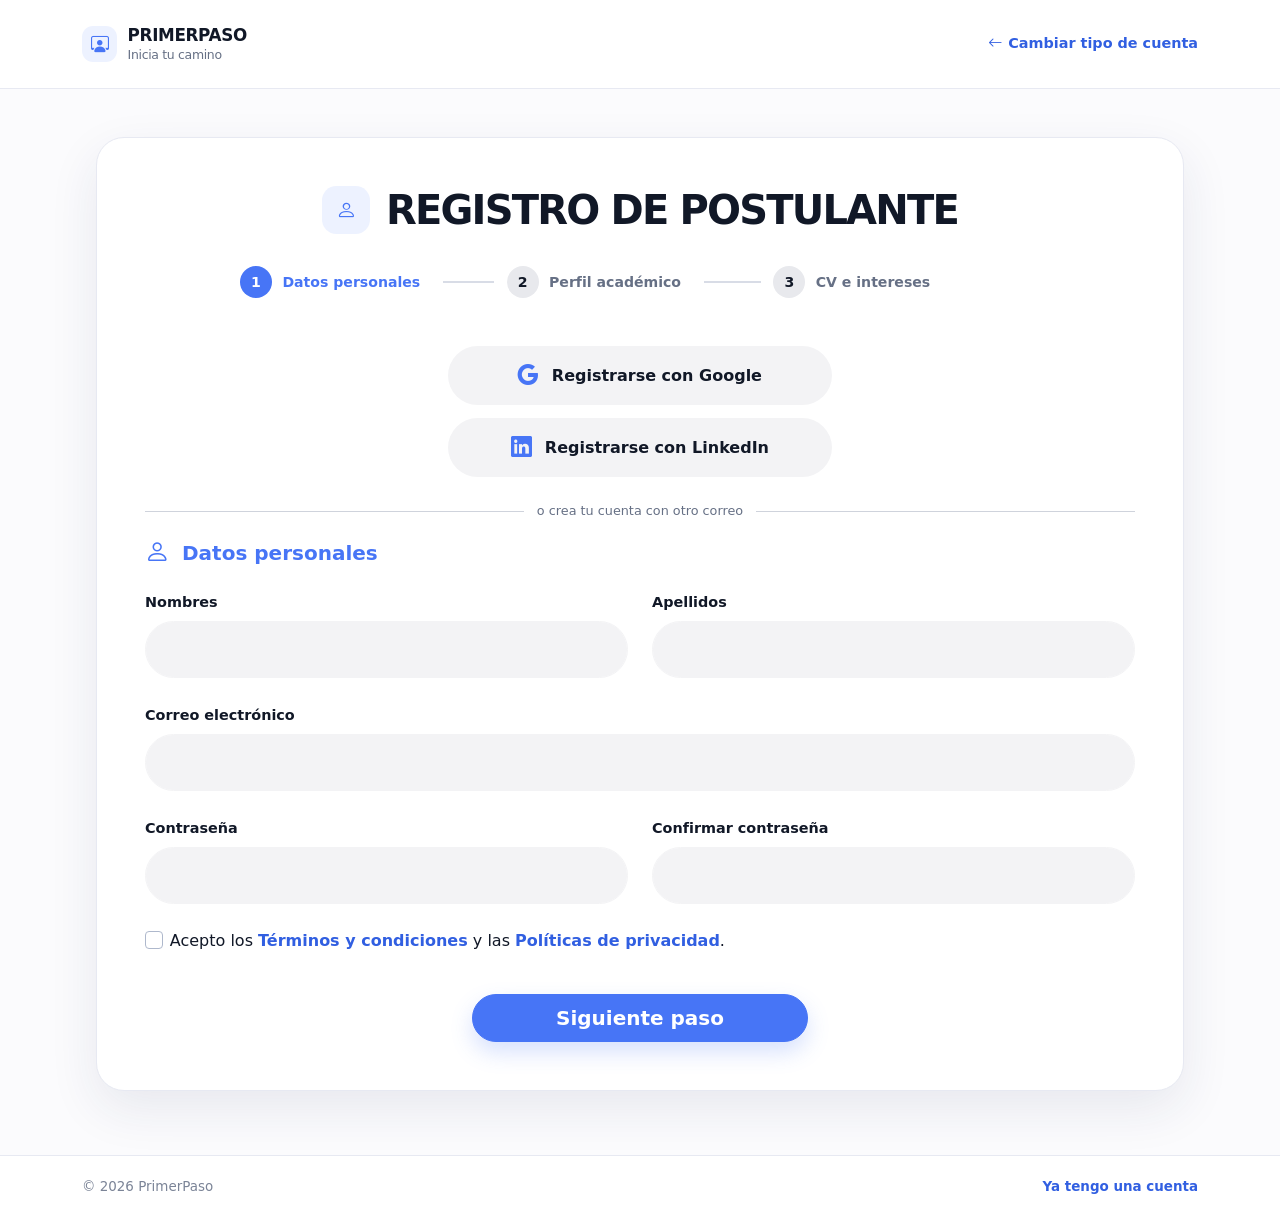
<file: html/registro-postulante.html>
<!doctype html>
<html lang="es">
<head>
    <meta charset="utf-8">
    <meta name="viewport" content="width=device-width, initial-scale=1">
    <meta name="description" content="Registro preliminar de postulantes en PrimerPaso.">
    <title>Registro de postulante | PrimerPaso</title>
    <link rel="preconnect" href="https://cdn.jsdelivr.net">
    <link href="https://cdn.jsdelivr.net/npm/bootstrap@5.3.8/dist/css/bootstrap.min.css" rel="stylesheet" integrity="sha384-sRIl4kxILFvY47J16cr9ZwB07vP4J8+LH7qKQnuqkuIAvNWLzeN8tE5YBujZqJLB" crossorigin="anonymous">
    <link rel="stylesheet" href="https://cdn.jsdelivr.net/npm/bootstrap-icons@1.13.1/font/bootstrap-icons.min.css">
    <link rel="stylesheet" href="../css/styles.css">
    <link rel="stylesheet" href="../css/auth.css">
</head>
<body class="auth-page">
    <a class="skip-link" href="#main-content">Saltar al contenido principal</a>

    <header class="auth-header">
        <div class="container auth-header-inner">
            <a class="brand-link" href="../index.html" aria-label="PrimerPaso, ir al inicio">
                <span class="brand-icon" aria-hidden="true"><i class="bi bi-person-workspace"></i></span>
                <span class="brand-copy"><strong>PrimerPaso</strong><small>Inicia tu camino</small></span>
            </a>
            <a class="auth-back-link" href="registro.html"><i class="bi bi-arrow-left" aria-hidden="true"></i> Cambiar tipo de cuenta</a>
        </div>
    </header>

    <main class="auth-main" id="main-content">
        <section class="auth-shell registration-shell" aria-labelledby="applicant-register-title">
            <div class="registration-heading">
                <span class="auth-heading-icon" aria-hidden="true"><i class="bi bi-person"></i></span>
                <h1 id="applicant-register-title">Registro de postulante</h1>
            </div>

            <ol class="registration-progress" aria-label="Progreso del registro">
                <li class="is-active" data-step-indicator="1" aria-current="step"><span>1</span><strong>Datos personales</strong></li>
                <li data-step-indicator="2"><span>2</span><strong>Perfil académico</strong></li>
                <li data-step-indicator="3"><span>3</span><strong>CV e intereses</strong></li>
            </ol>

            <form class="registration-form" id="applicant-register-form" data-multi-step novalidate>
                <section class="registration-step" data-step-panel="1" aria-labelledby="applicant-personal-title">
                    <div class="social-access social-access-compact">
                        <button class="social-access-button" type="button"><i class="bi bi-google" aria-hidden="true"></i> Registrarse con Google</button>
                        <button class="social-access-button" type="button"><i class="bi bi-linkedin" aria-hidden="true"></i> Registrarse con LinkedIn</button>
                    </div>

                    <div class="form-divider"><span>o crea tu cuenta con otro correo</span></div>

                    <h2 class="form-section-title" id="applicant-personal-title"><i class="bi bi-person" aria-hidden="true"></i> Datos personales</h2>

                    <div class="row g-4">
                        <div class="col-md-6">
                            <label class="form-label" for="applicant-first-name">Nombres</label>
                            <input class="form-control auth-control" id="applicant-first-name" name="applicant-first-name" type="text" autocomplete="given-name" required>
                            <div class="invalid-feedback">Ingresa tus nombres.</div>
                        </div>
                        <div class="col-md-6">
                            <label class="form-label" for="applicant-last-name">Apellidos</label>
                            <input class="form-control auth-control" id="applicant-last-name" name="applicant-last-name" type="text" autocomplete="family-name" required>
                            <div class="invalid-feedback">Ingresa tus apellidos.</div>
                        </div>
                        <div class="col-12">
                            <label class="form-label" for="applicant-email">Correo electrónico</label>
                            <input class="form-control auth-control" id="applicant-email" name="applicant-email" type="email" autocomplete="email" required>
                            <div class="invalid-feedback">Ingresa un correo electrónico válido.</div>
                        </div>
                        <div class="col-md-6">
                            <label class="form-label" for="applicant-password">Contraseña</label>
                            <input class="form-control auth-control" id="applicant-password" name="applicant-password" type="password" autocomplete="new-password" minlength="8" required>
                            <div class="invalid-feedback">Usa al menos 8 caracteres.</div>
                        </div>
                        <div class="col-md-6">
                            <label class="form-label" for="applicant-password-confirmation">Confirmar contraseña</label>
                            <input class="form-control auth-control" id="applicant-password-confirmation" name="applicant-password-confirmation" type="password" autocomplete="new-password" minlength="8" data-confirm-password="#applicant-password" required>
                            <div class="invalid-feedback">Las contraseñas deben coincidir.</div>
                        </div>
                    </div>

                    <div class="form-check registration-check">
                        <input class="form-check-input" id="applicant-terms" name="applicant-terms" type="checkbox" required>
                        <label class="form-check-label" for="applicant-terms">Acepto los <a href="#">Términos y condiciones</a> y las <a href="#">Políticas de privacidad</a>.</label>
                        <div class="invalid-feedback">Debes aceptar los términos para continuar.</div>
                    </div>

                    <div class="registration-actions registration-actions-end">
                        <button class="btn btn-primary-custom btn-lg" type="button" data-next-step>Siguiente paso</button>
                    </div>
                </section>

                <section class="registration-step" data-step-panel="2" aria-labelledby="applicant-academic-title" hidden>
                    <h2 class="form-section-title" id="applicant-academic-title"><i class="bi bi-mortarboard" aria-hidden="true"></i> Información académica</h2>

                    <div class="row g-4">
                        <div class="col-md-6">
                            <label class="form-label" for="applicant-institution">Universidad o instituto</label>
                            <input class="form-control auth-control" id="applicant-institution" name="applicant-institution" type="text" required>
                            <div class="invalid-feedback">Ingresa tu institución.</div>
                        </div>
                        <div class="col-md-6">
                            <label class="form-label" for="applicant-career">Carrera profesional</label>
                            <input class="form-control auth-control" id="applicant-career" name="applicant-career" type="text" required>
                            <div class="invalid-feedback">Ingresa tu carrera.</div>
                        </div>
                        <div class="col-md-6">
                            <label class="form-label" for="applicant-academic-status">Condición académica</label>
                            <select class="form-select auth-control" id="applicant-academic-status" name="applicant-academic-status" required>
                                <option value="" selected disabled>Selecciona una opción</option>
                                <option value="student">Estudiante</option>
                                <option value="graduate">Egresado</option>
                                <option value="graduate-degree">Titulado</option>
                            </select>
                            <div class="invalid-feedback">Selecciona tu condición académica.</div>
                        </div>
                        <div class="col-md-6">
                            <label class="form-label" for="applicant-cycle">Ciclo actual o año de egreso</label>
                            <input class="form-control auth-control" id="applicant-cycle" name="applicant-cycle" type="text" required>
                            <div class="invalid-feedback">Completa este campo.</div>
                        </div>
                    </div>

                    <fieldset class="form-section-block">
                        <legend class="form-section-title"><i class="bi bi-code-slash" aria-hidden="true"></i> Habilidades técnicas</legend>
                        <p class="form-section-help">Selecciona tus principales habilidades. Este campo es opcional.</p>
                        <div class="skill-options">
                            <input class="btn-check" type="checkbox" id="applicant-skill-python" name="applicant-skills" value="python">
                            <label class="skill-chip" for="applicant-skill-python">Python</label>
                            <input class="btn-check" type="checkbox" id="applicant-skill-sql" name="applicant-skills" value="sql">
                            <label class="skill-chip" for="applicant-skill-sql">SQL</label>
                            <input class="btn-check" type="checkbox" id="applicant-skill-java" name="applicant-skills" value="java">
                            <label class="skill-chip" for="applicant-skill-java">Java</label>
                            <input class="btn-check" type="checkbox" id="applicant-skill-excel" name="applicant-skills" value="excel">
                            <label class="skill-chip" for="applicant-skill-excel">Excel</label>
                            <input class="btn-check" type="checkbox" id="applicant-skill-figma" name="applicant-skills" value="figma">
                            <label class="skill-chip" for="applicant-skill-figma">Figma</label>
                            <input class="btn-check" type="checkbox" id="applicant-skill-git" name="applicant-skills" value="git">
                            <label class="skill-chip" for="applicant-skill-git">Git</label>
                        </div>
                    </fieldset>

                    <div class="registration-actions">
                        <button class="btn btn-soft btn-lg" type="button" data-previous-step>Volver</button>
                        <button class="btn btn-primary-custom btn-lg" type="button" data-next-step>Siguiente paso</button>
                    </div>
                </section>

                <section class="registration-step" data-step-panel="3" aria-labelledby="applicant-interests-title" hidden>
                    <fieldset>
                        <legend class="form-section-title" id="applicant-interests-title"><i class="bi bi-briefcase" aria-hidden="true"></i> Intereses laborales</legend>
                        <div class="interest-grid">
                            <input class="btn-check" type="checkbox" id="applicant-interest-technology" name="applicant-interests" value="technology">
                            <label class="interest-card" for="applicant-interest-technology"><i class="bi bi-code-square" aria-hidden="true"></i><span>Tecnología</span></label>
                            <input class="btn-check" type="checkbox" id="applicant-interest-administration" name="applicant-interests" value="administration">
                            <label class="interest-card" for="applicant-interest-administration"><i class="bi bi-bar-chart" aria-hidden="true"></i><span>Administración</span></label>
                            <input class="btn-check" type="checkbox" id="applicant-interest-marketing" name="applicant-interests" value="marketing">
                            <label class="interest-card" for="applicant-interest-marketing"><i class="bi bi-megaphone" aria-hidden="true"></i><span>Marketing</span></label>
                            <input class="btn-check" type="checkbox" id="applicant-interest-design" name="applicant-interests" value="design">
                            <label class="interest-card" for="applicant-interest-design"><i class="bi bi-vector-pen" aria-hidden="true"></i><span>Diseño</span></label>
                            <input class="btn-check" type="checkbox" id="applicant-interest-finance" name="applicant-interests" value="finance">
                            <label class="interest-card" for="applicant-interest-finance"><i class="bi bi-cash-coin" aria-hidden="true"></i><span>Finanzas</span></label>
                            <input class="btn-check" type="checkbox" id="applicant-interest-operations" name="applicant-interests" value="operations">
                            <label class="interest-card" for="applicant-interest-operations"><i class="bi bi-gear" aria-hidden="true"></i><span>Operaciones</span></label>
                        </div>
                    </fieldset>

                    <div class="form-section-block">
                        <label class="form-section-title" for="applicant-cv"><i class="bi bi-file-earmark-text" aria-hidden="true"></i> Curriculum vitae</label>
                        <input class="form-control auth-file-control" id="applicant-cv" name="applicant-cv" type="file" accept=".pdf,.doc,.docx">
                        <div class="form-text">Formato PDF o Word. Campo opcional en esta versión.</div>
                    </div>

                    <div class="form-check registration-check">
                        <input class="form-check-input" id="applicant-communications" name="applicant-communications" type="checkbox">
                        <label class="form-check-label" for="applicant-communications">Acepto recibir comunicaciones y novedades de PrimerPaso.</label>
                    </div>

                    <div class="registration-actions">
                        <button class="btn btn-soft btn-lg" type="button" data-previous-step>Volver</button>
                        <button class="btn btn-primary-custom btn-lg" type="submit">Crear cuenta</button>
                    </div>
                    <p class="auth-form-status" role="status" aria-live="polite"></p>
                </section>
            </form>
        </section>
    </main>

    <footer class="auth-footer">
        <div class="container auth-footer-inner">
            <p>© <span data-current-year></span> PrimerPaso</p>
            <a href="iniciar-sesion.html">Ya tengo una cuenta</a>
        </div>
    </footer>

    <script src="https://cdn.jsdelivr.net/npm/bootstrap@5.3.8/dist/js/bootstrap.bundle.min.js" integrity="sha384-FKyoEForCGlyvwx9Hj09JcYn3nv7wiPVlz7YYwJrWVcXK/BmnVDxM+D2scQbITxI" crossorigin="anonymous"></script>
    <script src="../js/auth.js"></script>
</body>
</html>
</file>
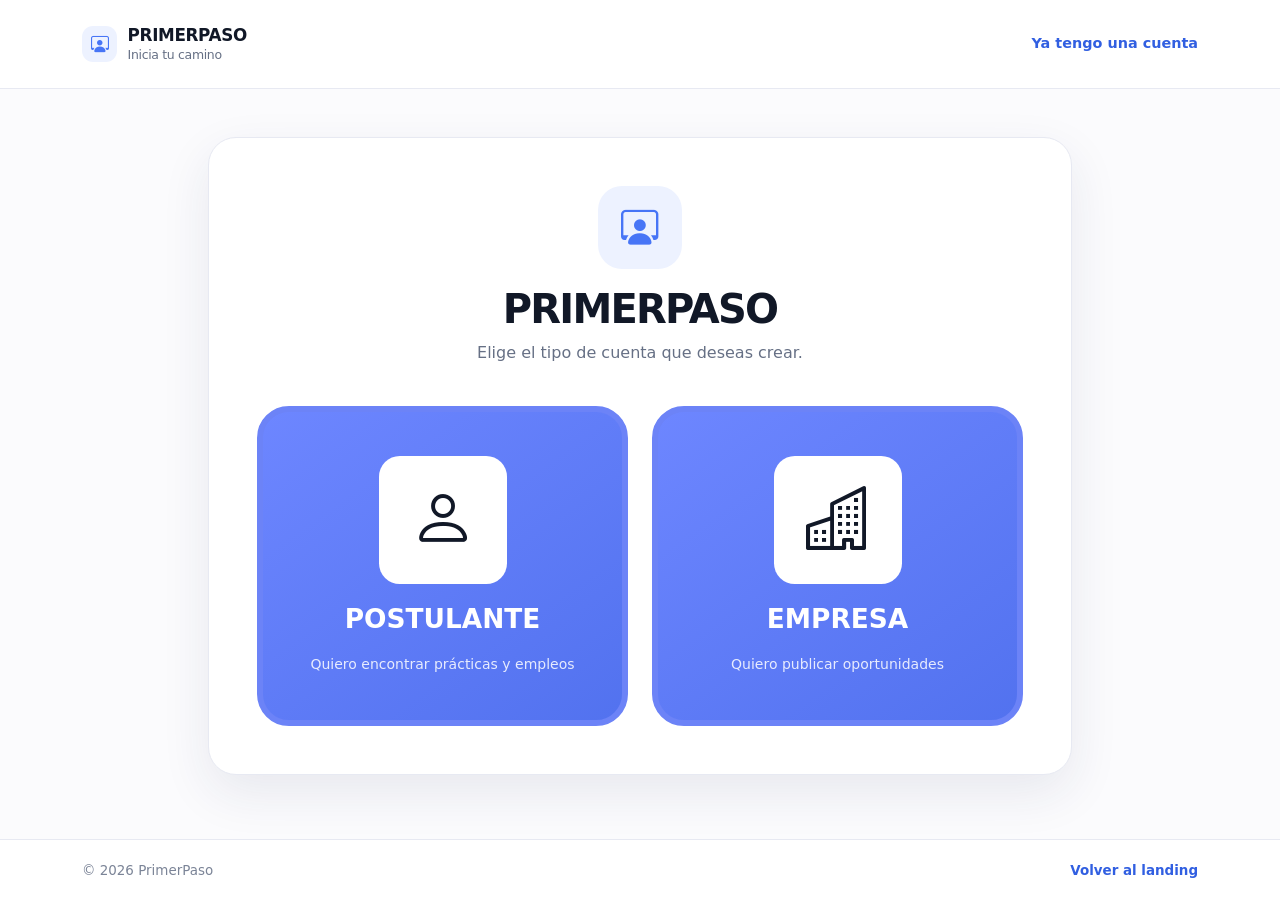
<file: html/registro.html>
<!doctype html>
<html lang="es">
<head>
    <meta charset="utf-8">
    <meta name="viewport" content="width=device-width, initial-scale=1">
    <meta name="description" content="Elige cómo crear tu cuenta en PrimerPaso.">
    <title>Registro | PrimerPaso</title>
    <link rel="preconnect" href="https://cdn.jsdelivr.net">
    <link href="https://cdn.jsdelivr.net/npm/bootstrap@5.3.8/dist/css/bootstrap.min.css" rel="stylesheet" integrity="sha384-sRIl4kxILFvY47J16cr9ZwB07vP4J8+LH7qKQnuqkuIAvNWLzeN8tE5YBujZqJLB" crossorigin="anonymous">
    <link rel="stylesheet" href="https://cdn.jsdelivr.net/npm/bootstrap-icons@1.13.1/font/bootstrap-icons.min.css">
    <link rel="stylesheet" href="../css/styles.css">
    <link rel="stylesheet" href="../css/auth.css">
</head>
<body class="auth-page">
    <a class="skip-link" href="#main-content">Saltar al contenido principal</a>

    <header class="auth-header">
        <div class="container auth-header-inner">
            <a class="brand-link" href="../index.html" aria-label="PrimerPaso, ir al inicio">
                <span class="brand-icon" aria-hidden="true"><i class="bi bi-person-workspace"></i></span>
                <span class="brand-copy"><strong>PrimerPaso</strong><small>Inicia tu camino</small></span>
            </a>
            <a class="auth-back-link" href="iniciar-sesion.html">Ya tengo una cuenta</a>
        </div>
    </header>

    <main class="auth-main auth-main-centered" id="main-content">
        <section class="auth-shell role-selection" aria-labelledby="register-title">
            <div class="role-selection-heading">
                <span class="role-selection-icon" aria-hidden="true"><i class="bi bi-person-workspace"></i></span>
                <h1 id="register-title">PrimerPaso</h1>
                <p>Elige el tipo de cuenta que deseas crear.</p>
            </div>

            <div class="row g-4 justify-content-center">
                <div class="col-sm-6">
                    <a class="role-card" href="registro-postulante.html">
                        <span class="role-card-icon" aria-hidden="true"><i class="bi bi-person"></i></span>
                        <strong>Postulante</strong>
                        <small>Quiero encontrar prácticas y empleos</small>
                    </a>
                </div>
                <div class="col-sm-6">
                    <a class="role-card" href="registro-empresa.html">
                        <span class="role-card-icon" aria-hidden="true"><i class="bi bi-buildings"></i></span>
                        <strong>Empresa</strong>
                        <small>Quiero publicar oportunidades</small>
                    </a>
                </div>
            </div>
        </section>
    </main>

    <footer class="auth-footer">
        <div class="container auth-footer-inner">
            <p>© <span data-current-year></span> PrimerPaso</p>
            <a href="../index.html">Volver al landing</a>
        </div>
    </footer>

    <script src="https://cdn.jsdelivr.net/npm/bootstrap@5.3.8/dist/js/bootstrap.bundle.min.js" integrity="sha384-FKyoEForCGlyvwx9Hj09JcYn3nv7wiPVlz7YYwJrWVcXK/BmnVDxM+D2scQbITxI" crossorigin="anonymous"></script>
    <script src="../js/auth.js"></script>
</body>
</html>
</file>
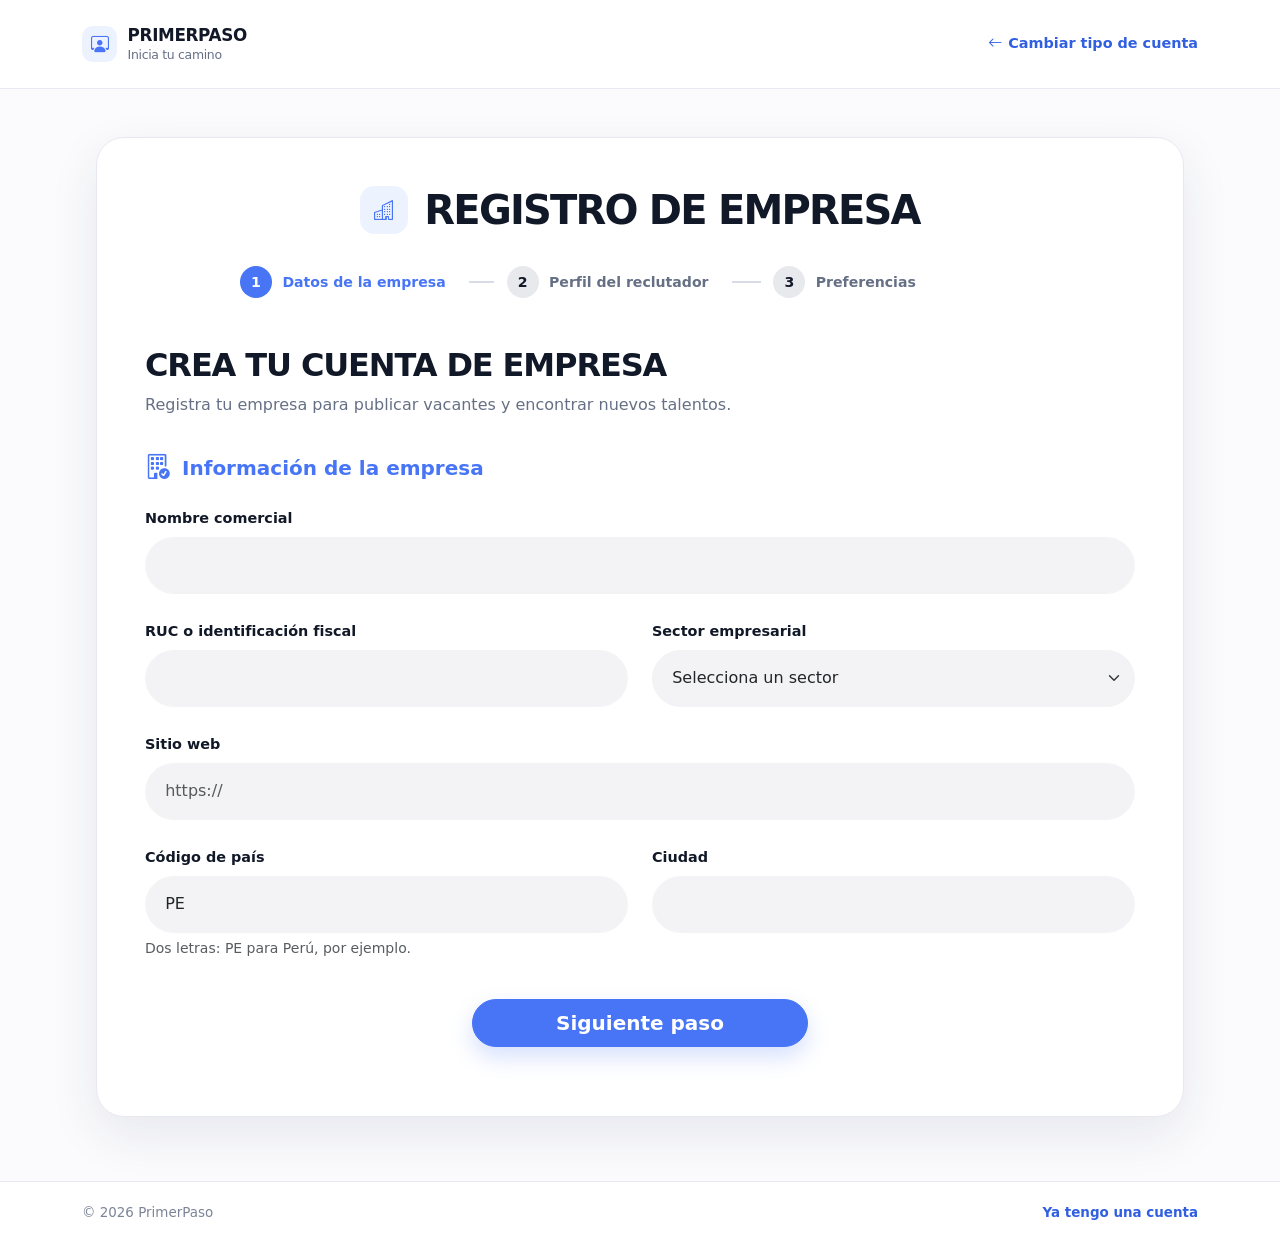
<file: client/html/registro-empresa.html>
<!doctype html>
<html lang="es">
<head>
    <meta charset="utf-8">
    <meta name="viewport" content="width=device-width, initial-scale=1">
    <meta name="description" content="Crea tu cuenta de empresa en PrimerPaso.">
    <title>Registro de empresa | PrimerPaso</title>
    <link rel="preconnect" href="https://cdn.jsdelivr.net">
    <link href="https://cdn.jsdelivr.net/npm/bootstrap@5.3.8/dist/css/bootstrap.min.css" rel="stylesheet" integrity="sha384-sRIl4kxILFvY47J16cr9ZwB07vP4J8+LH7qKQnuqkuIAvNWLzeN8tE5YBujZqJLB" crossorigin="anonymous">
    <link rel="stylesheet" href="https://cdn.jsdelivr.net/npm/bootstrap-icons@1.13.1/font/bootstrap-icons.min.css">
    <link rel="stylesheet" href="../css/styles.css">
    <link rel="stylesheet" href="../css/auth.css">
</head>
<body class="auth-page">
    <a class="skip-link" href="#main-content">Saltar al contenido principal</a>

    <header class="auth-header">
        <div class="container auth-header-inner">
            <a class="brand-link" href="../index.html" aria-label="PrimerPaso, ir al inicio">
                <span class="brand-icon" aria-hidden="true"><i class="bi bi-person-workspace"></i></span>
                <span class="brand-copy"><strong>PrimerPaso</strong><small>Inicia tu camino</small></span>
            </a>
            <a class="auth-back-link" href="registro.html"><i class="bi bi-arrow-left" aria-hidden="true"></i> Cambiar tipo de cuenta</a>
        </div>
    </header>

    <main class="auth-main" id="main-content">
        <section class="auth-shell registration-shell" aria-labelledby="company-register-title">
            <div class="registration-heading">
                <span class="auth-heading-icon" aria-hidden="true"><i class="bi bi-buildings"></i></span>
                <h1 id="company-register-title">Registro de empresa</h1>
            </div>

            <ol class="registration-progress" aria-label="Progreso del registro">
                <li class="is-active" data-step-indicator="1" aria-current="step"><span>1</span><strong>Datos de la empresa</strong></li>
                <li data-step-indicator="2"><span>2</span><strong>Perfil del reclutador</strong></li>
                <li data-step-indicator="3"><span>3</span><strong>Preferencias</strong></li>
            </ol>

            <form class="registration-form" id="company-register-form" data-multi-step data-tipo-registro="empresa" novalidate>
                <section class="registration-step" data-step-panel="1" aria-labelledby="company-data-title">
                    <div class="registration-introduction">
                        <h2>Crea tu cuenta de empresa</h2>
                        <p>Registra tu empresa para publicar vacantes y encontrar nuevos talentos.</p>
                    </div>

                    <h2 class="form-section-title" id="company-data-title"><i class="bi bi-building-check" aria-hidden="true"></i> Información de la empresa</h2>

                    <div class="row g-4">
                        <div class="col-12">
                            <label class="form-label" for="company-name">Nombre comercial</label>
                            <input class="form-control auth-control" id="company-name" name="company-name" type="text" autocomplete="organization" maxlength="180" required>
                            <div class="invalid-feedback">Ingresa el nombre de la empresa.</div>
                        </div>
                        <div class="col-md-6">
                            <label class="form-label" for="company-tax-id">RUC o identificación fiscal</label>
                            <input class="form-control auth-control" id="company-tax-id" name="company-tax-id" type="text" inputmode="numeric" maxlength="32" required>
                            <div class="invalid-feedback">Para Perú, ingresa un RUC de 11 dígitos. Para otros países, usa hasta 32 letras o números.</div>
                        </div>
                        <div class="col-md-6">
                            <label class="form-label" for="company-sector">Sector empresarial</label>
                            <select class="form-select auth-control" id="company-sector" name="company-sector" required>
                                <option value="" selected disabled>Selecciona un sector</option>
                                <option value="technology">Tecnología</option>
                                <option value="services">Servicios</option>
                                <option value="commerce">Comercio</option>
                                <option value="industry">Industria</option>
                                <option value="other">Otro</option>
                            </select>
                            <div class="invalid-feedback">Selecciona el sector de la empresa.</div>
                        </div>
                        <div class="col-12">
                            <label class="form-label" for="company-website">Sitio web</label>
                            <input class="form-control auth-control" id="company-website" name="company-website" type="url" autocomplete="url" maxlength="2000" placeholder="https://">
                        </div>
                        <div class="col-md-6">
                            <label class="form-label" for="company-country">Código de país</label>
                            <input class="form-control auth-control" id="company-country" name="company-country" type="text" autocomplete="country" value="PE" minlength="2" maxlength="2" pattern="[A-Za-z]{2}" aria-describedby="company-country-help" required>
                            <div class="form-text" id="company-country-help">Dos letras: PE para Perú, por ejemplo.</div>
                            <div class="invalid-feedback">Ingresa un código de país de dos letras.</div>
                        </div>
                        <div class="col-md-6">
                            <label class="form-label" for="company-location">Ciudad</label>
                            <input class="form-control auth-control" id="company-location" name="company-location" type="text" autocomplete="address-level2" maxlength="120" required>
                            <div class="invalid-feedback">Ingresa la ciudad de la empresa.</div>
                        </div>
                    </div>

                    <div class="registration-actions registration-actions-end">
                        <button class="btn btn-primary-custom btn-lg" type="button" data-next-step>Siguiente paso</button>
                    </div>
                </section>

                <section class="registration-step" data-step-panel="2" aria-labelledby="recruiter-data-title" hidden>
                    <div class="registration-introduction">
                        <h2>Cuéntanos sobre el reclutador</h2>
                        <p>Esta persona será la encargada de gestionar las vacantes y candidatos.</p>
                    </div>

                    <h2 class="form-section-title" id="recruiter-data-title"><i class="bi bi-person" aria-hidden="true"></i> Datos del reclutador</h2>

                    <div class="row g-4">
                        <div class="col-md-6">
                            <label class="form-label" for="recruiter-first-name">Nombres</label>
                            <input class="form-control auth-control" id="recruiter-first-name" name="recruiter-first-name" type="text" autocomplete="given-name" maxlength="120" required>
                            <div class="invalid-feedback">Ingresa los nombres.</div>
                        </div>
                        <div class="col-md-6">
                            <label class="form-label" for="recruiter-last-name">Apellidos</label>
                            <input class="form-control auth-control" id="recruiter-last-name" name="recruiter-last-name" type="text" autocomplete="family-name" maxlength="120" required>
                            <div class="invalid-feedback">Ingresa los apellidos.</div>
                        </div>
                        <div class="col-md-6">
                            <label class="form-label" for="recruiter-email">Correo corporativo</label>
                            <input class="form-control auth-control" id="recruiter-email" name="recruiter-email" type="email" autocomplete="email" maxlength="254" required>
                            <div class="invalid-feedback">Ingresa un correo válido.</div>
                        </div>
                        <div class="col-md-6">
                            <label class="form-label" for="recruiter-phone">Teléfono</label>
                            <input class="form-control auth-control" id="recruiter-phone" name="recruiter-phone" type="tel" autocomplete="tel" maxlength="30" required>
                            <div class="invalid-feedback">Ingresa un teléfono.</div>
                        </div>
                        <div class="col-12">
                            <label class="form-label" for="recruiter-password">Contraseña</label>
                            <input class="form-control auth-control" id="recruiter-password" name="recruiter-password" type="password" autocomplete="new-password" minlength="8" maxlength="128" required>
                            <div class="invalid-feedback">Usa entre 8 y 128 caracteres.</div>
                        </div>
                        <div class="col-12">
                            <label class="form-label" for="recruiter-password-confirmation">Confirmar contraseña</label>
                            <input class="form-control auth-control" id="recruiter-password-confirmation" name="recruiter-password-confirmation" type="password" autocomplete="new-password" minlength="8" maxlength="128" data-confirm-password="#recruiter-password" required>
                            <div class="invalid-feedback">Las contraseñas deben coincidir.</div>
                        </div>
                    </div>

                    <div class="registration-actions">
                        <button class="btn btn-soft btn-lg" type="button" data-previous-step>Volver</button>
                        <button class="btn btn-primary-custom btn-lg" type="button" data-next-step>Siguiente paso</button>
                    </div>
                </section>

                <section class="registration-step" data-step-panel="3" aria-labelledby="company-interests-title" hidden>
                    <fieldset>
                        <legend class="form-section-title" id="company-interests-title"><i class="bi bi-briefcase" aria-hidden="true"></i> Áreas de interés</legend>
                        <div class="interest-grid interest-grid-large">
                            <input class="btn-check" type="checkbox" id="company-interest-technology" name="company-interests" value="technology">
                            <label class="interest-card" for="company-interest-technology"><i class="bi bi-code-square" aria-hidden="true"></i><span>Tecnología</span></label>
                            <input class="btn-check" type="checkbox" id="company-interest-administration" name="company-interests" value="administration">
                            <label class="interest-card" for="company-interest-administration"><i class="bi bi-bar-chart" aria-hidden="true"></i><span>Administración</span></label>
                            <input class="btn-check" type="checkbox" id="company-interest-marketing" name="company-interests" value="marketing">
                            <label class="interest-card" for="company-interest-marketing"><i class="bi bi-megaphone" aria-hidden="true"></i><span>Marketing</span></label>
                            <input class="btn-check" type="checkbox" id="company-interest-design" name="company-interests" value="design">
                            <label class="interest-card" for="company-interest-design"><i class="bi bi-vector-pen" aria-hidden="true"></i><span>Diseño</span></label>
                            <input class="btn-check" type="checkbox" id="company-interest-finance" name="company-interests" value="finance">
                            <label class="interest-card" for="company-interest-finance"><i class="bi bi-cash-coin" aria-hidden="true"></i><span>Finanzas</span></label>
                            <input class="btn-check" type="checkbox" id="company-interest-operations" name="company-interests" value="operations">
                            <label class="interest-card" for="company-interest-operations"><i class="bi bi-gear" aria-hidden="true"></i><span>Operaciones</span></label>
                            <input class="btn-check" type="checkbox" id="company-interest-sales" name="company-interests" value="sales">
                            <label class="interest-card" for="company-interest-sales"><i class="bi bi-graph-up-arrow" aria-hidden="true"></i><span>Ventas</span></label>
                            <input class="btn-check" type="checkbox" id="company-interest-logistics" name="company-interests" value="logistics">
                            <label class="interest-card" for="company-interest-logistics"><i class="bi bi-truck" aria-hidden="true"></i><span>Logística</span></label>
                            <input class="btn-check" type="checkbox" id="company-interest-human-resources" name="company-interests" value="human-resources">
                            <label class="interest-card" for="company-interest-human-resources"><i class="bi bi-people" aria-hidden="true"></i><span>Recursos humanos</span></label>
                        </div>
                    </fieldset>

                    <div class="form-section-block">
                        <label class="form-section-title" for="company-first-opening"><i class="bi bi-file-earmark-text" aria-hidden="true"></i> Publica tu primera vacante <small>(opcional)</small></label>
                        <p class="form-section-help" id="company-first-opening-help">La publicación de vacantes se habilitará en una siguiente etapa, después de crear tu cuenta.</p>
                        <textarea class="form-control auth-textarea" id="company-first-opening" name="company-first-opening" rows="4" placeholder="La publicación de vacantes estará disponible próximamente" aria-describedby="company-first-opening-help" disabled></textarea>
                    </div>

                    <div class="form-check registration-check">
                        <input class="form-check-input" id="company-terms" name="company-terms" type="checkbox" required>
                        <label class="form-check-label" for="company-terms">Acepto los <a href="#">Términos y condiciones</a> y las <a href="#">Políticas de privacidad</a>.</label>
                        <div class="invalid-feedback">Debes aceptar los términos para continuar.</div>
                    </div>

                    <div class="registration-actions">
                        <button class="btn btn-soft btn-lg" type="button" data-previous-step>Volver</button>
                        <button class="btn btn-primary-custom btn-lg" type="submit">Crear cuenta</button>
                    </div>
                </section>
                <p class="auth-form-status" role="status" aria-live="polite" aria-atomic="true"></p>
                <a class="auth-back-link" href="iniciar-sesion.html" data-registro-acceso hidden>Ir a la vista de inicio de sesión</a>
            </form>
        </section>
    </main>

    <footer class="auth-footer">
        <div class="container auth-footer-inner">
            <p>© <span data-current-year></span> PrimerPaso</p>
            <a href="iniciar-sesion.html">Ya tengo una cuenta</a>
        </div>
    </footer>

    <script src="https://cdn.jsdelivr.net/npm/bootstrap@5.3.8/dist/js/bootstrap.bundle.min.js" integrity="sha384-FKyoEForCGlyvwx9Hj09JcYn3nv7wiPVlz7YYwJrWVcXK/BmnVDxM+D2scQbITxI" crossorigin="anonymous"></script>
    <script src="../js/registro.js"></script>
    <script src="../js/auth.js"></script>
</body>
</html>
</file>
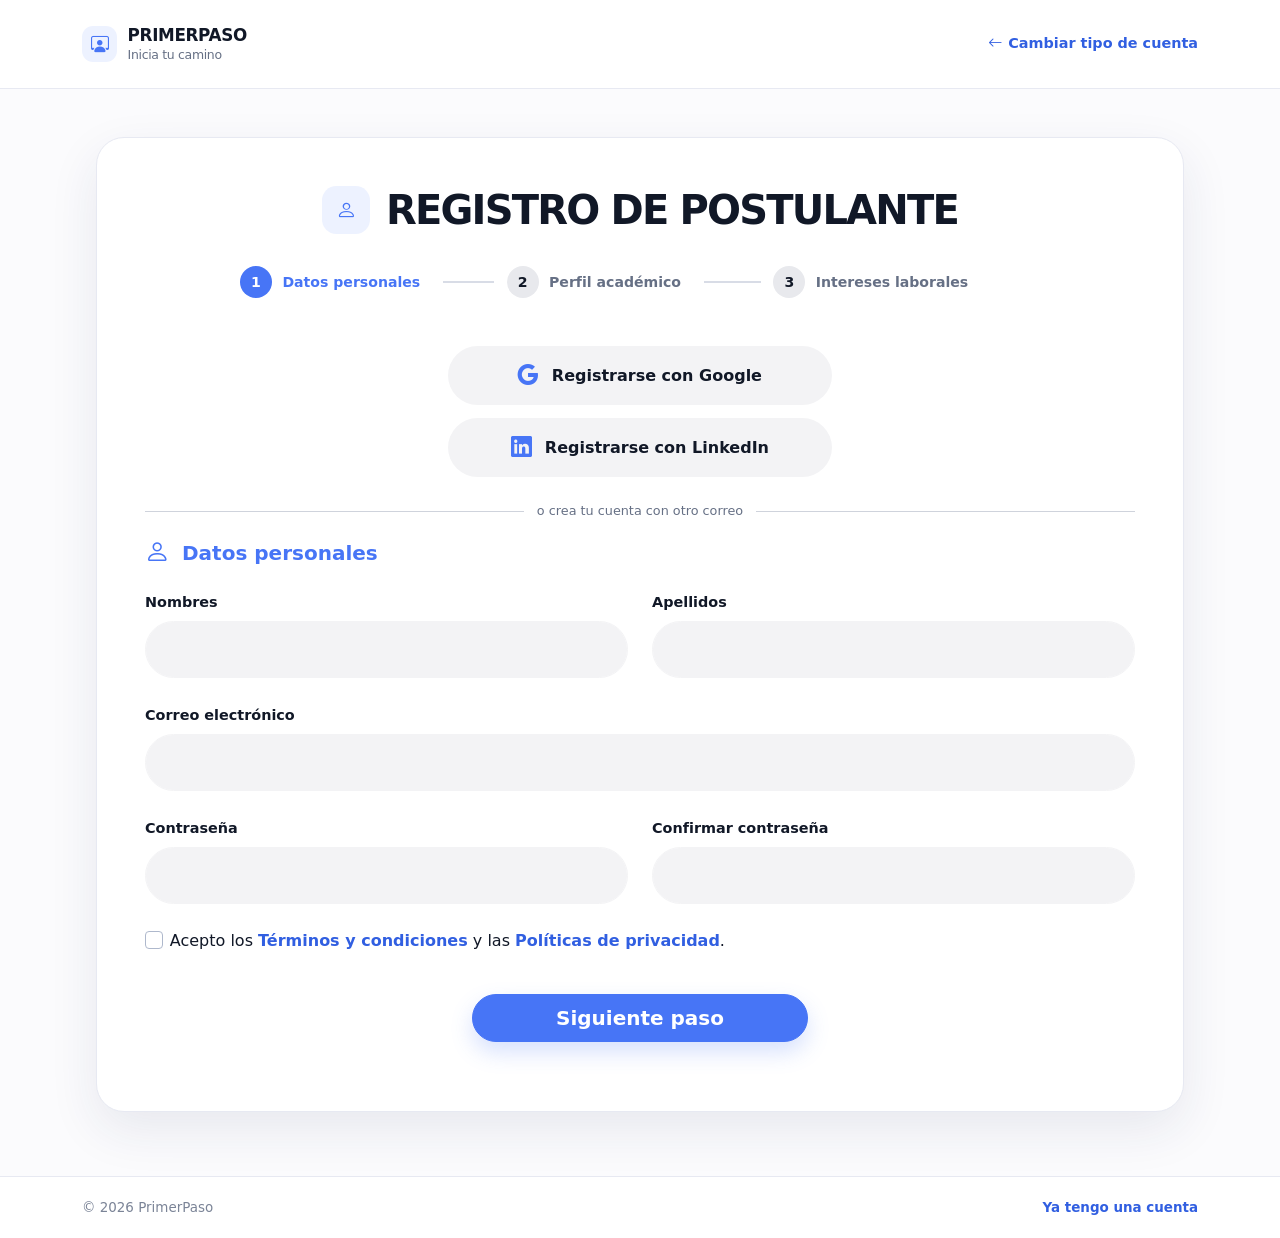
<file: client/html/registro-postulante.html>
<!doctype html>
<html lang="es">
<head>
    <meta charset="utf-8">
    <meta name="viewport" content="width=device-width, initial-scale=1">
    <meta name="description" content="Crea tu cuenta de postulante en PrimerPaso.">
    <title>Registro de postulante | PrimerPaso</title>
    <link rel="preconnect" href="https://cdn.jsdelivr.net">
    <link href="https://cdn.jsdelivr.net/npm/bootstrap@5.3.8/dist/css/bootstrap.min.css" rel="stylesheet" integrity="sha384-sRIl4kxILFvY47J16cr9ZwB07vP4J8+LH7qKQnuqkuIAvNWLzeN8tE5YBujZqJLB" crossorigin="anonymous">
    <link rel="stylesheet" href="https://cdn.jsdelivr.net/npm/bootstrap-icons@1.13.1/font/bootstrap-icons.min.css">
    <link rel="stylesheet" href="../css/styles.css">
    <link rel="stylesheet" href="../css/auth.css">
</head>
<body class="auth-page">
    <a class="skip-link" href="#main-content">Saltar al contenido principal</a>

    <header class="auth-header">
        <div class="container auth-header-inner">
            <a class="brand-link" href="../index.html" aria-label="PrimerPaso, ir al inicio">
                <span class="brand-icon" aria-hidden="true"><i class="bi bi-person-workspace"></i></span>
                <span class="brand-copy"><strong>PrimerPaso</strong><small>Inicia tu camino</small></span>
            </a>
            <a class="auth-back-link" href="registro.html"><i class="bi bi-arrow-left" aria-hidden="true"></i> Cambiar tipo de cuenta</a>
        </div>
    </header>

    <main class="auth-main" id="main-content">
        <section class="auth-shell registration-shell" aria-labelledby="applicant-register-title">
            <div class="registration-heading">
                <span class="auth-heading-icon" aria-hidden="true"><i class="bi bi-person"></i></span>
                <h1 id="applicant-register-title">Registro de postulante</h1>
            </div>

            <ol class="registration-progress" aria-label="Progreso del registro">
                <li class="is-active" data-step-indicator="1" aria-current="step"><span>1</span><strong>Datos personales</strong></li>
                <li data-step-indicator="2"><span>2</span><strong>Perfil académico</strong></li>
                <li data-step-indicator="3"><span>3</span><strong>Intereses laborales</strong></li>
            </ol>

            <form class="registration-form" id="applicant-register-form" data-multi-step data-tipo-registro="postulante" novalidate>
                <section class="registration-step" data-step-panel="1" aria-labelledby="applicant-personal-title">
                    <div class="social-access social-access-compact">
                        <button class="social-access-button" type="button" disabled title="Disponible en una siguiente etapa"><i class="bi bi-google" aria-hidden="true"></i> Registrarse con Google</button>
                        <button class="social-access-button" type="button" disabled title="Disponible en una siguiente etapa"><i class="bi bi-linkedin" aria-hidden="true"></i> Registrarse con LinkedIn</button>
                    </div>

                    <div class="form-divider"><span>o crea tu cuenta con otro correo</span></div>

                    <h2 class="form-section-title" id="applicant-personal-title"><i class="bi bi-person" aria-hidden="true"></i> Datos personales</h2>

                    <div class="row g-4">
                        <div class="col-md-6">
                            <label class="form-label" for="applicant-first-name">Nombres</label>
                            <input class="form-control auth-control" id="applicant-first-name" name="applicant-first-name" type="text" autocomplete="given-name" maxlength="120" required>
                            <div class="invalid-feedback">Ingresa tus nombres.</div>
                        </div>
                        <div class="col-md-6">
                            <label class="form-label" for="applicant-last-name">Apellidos</label>
                            <input class="form-control auth-control" id="applicant-last-name" name="applicant-last-name" type="text" autocomplete="family-name" maxlength="120" required>
                            <div class="invalid-feedback">Ingresa tus apellidos.</div>
                        </div>
                        <div class="col-12">
                            <label class="form-label" for="applicant-email">Correo electrónico</label>
                            <input class="form-control auth-control" id="applicant-email" name="applicant-email" type="email" autocomplete="email" maxlength="254" required>
                            <div class="invalid-feedback">Ingresa un correo electrónico válido.</div>
                        </div>
                        <div class="col-md-6">
                            <label class="form-label" for="applicant-password">Contraseña</label>
                            <input class="form-control auth-control" id="applicant-password" name="applicant-password" type="password" autocomplete="new-password" minlength="8" maxlength="128" required>
                            <div class="invalid-feedback">Usa entre 8 y 128 caracteres.</div>
                        </div>
                        <div class="col-md-6">
                            <label class="form-label" for="applicant-password-confirmation">Confirmar contraseña</label>
                            <input class="form-control auth-control" id="applicant-password-confirmation" name="applicant-password-confirmation" type="password" autocomplete="new-password" minlength="8" maxlength="128" data-confirm-password="#applicant-password" required>
                            <div class="invalid-feedback">Las contraseñas deben coincidir.</div>
                        </div>
                    </div>

                    <div class="form-check registration-check">
                        <input class="form-check-input" id="applicant-terms" name="applicant-terms" type="checkbox" required>
                        <label class="form-check-label" for="applicant-terms">Acepto los <a href="#">Términos y condiciones</a> y las <a href="#">Políticas de privacidad</a>.</label>
                        <div class="invalid-feedback">Debes aceptar los términos para continuar.</div>
                    </div>

                    <div class="registration-actions registration-actions-end">
                        <button class="btn btn-primary-custom btn-lg" type="button" data-next-step>Siguiente paso</button>
                    </div>
                </section>

                <section class="registration-step" data-step-panel="2" aria-labelledby="applicant-academic-title" hidden>
                    <h2 class="form-section-title" id="applicant-academic-title"><i class="bi bi-mortarboard" aria-hidden="true"></i> Información académica</h2>

                    <div class="row g-4">
                        <div class="col-md-6">
                            <label class="form-label" for="applicant-institution">Universidad o instituto</label>
                            <input class="form-control auth-control" id="applicant-institution" name="applicant-institution" type="text" maxlength="180" required>
                            <div class="invalid-feedback">Ingresa tu institución.</div>
                        </div>
                        <div class="col-md-6">
                            <label class="form-label" for="applicant-career">Carrera profesional</label>
                            <input class="form-control auth-control" id="applicant-career" name="applicant-career" type="text" maxlength="160" required>
                            <div class="invalid-feedback">Ingresa tu carrera.</div>
                        </div>
                        <div class="col-md-6">
                            <label class="form-label" for="applicant-academic-status">Condición académica</label>
                            <select class="form-select auth-control" id="applicant-academic-status" name="applicant-academic-status" required>
                                <option value="" selected disabled>Selecciona una opción</option>
                                <option value="estudiante">Estudiante</option>
                                <option value="egresado">Egresado</option>
                                <option value="titulado">Titulado</option>
                            </select>
                            <div class="invalid-feedback">Selecciona tu condición académica.</div>
                        </div>
                        <div class="col-md-6">
                            <label class="form-label" for="applicant-cycle">Ciclo actual o año de egreso</label>
                            <input class="form-control auth-control" id="applicant-cycle" name="applicant-cycle" type="number" step="1" required>
                            <div class="invalid-feedback">Ingresa un ciclo de 1 a 30 o un año de egreso válido, según tu condición.</div>
                        </div>
                    </div>

                    <fieldset class="form-section-block">
                        <legend class="form-section-title"><i class="bi bi-code-slash" aria-hidden="true"></i> Habilidades técnicas</legend>
                        <p class="form-section-help">Selecciona tus principales habilidades. Este campo es opcional.</p>
                        <div class="skill-options">
                            <input class="btn-check" type="checkbox" id="applicant-skill-python" name="applicant-skills" value="python">
                            <label class="skill-chip" for="applicant-skill-python">Python</label>
                            <input class="btn-check" type="checkbox" id="applicant-skill-sql" name="applicant-skills" value="sql">
                            <label class="skill-chip" for="applicant-skill-sql">SQL</label>
                            <input class="btn-check" type="checkbox" id="applicant-skill-java" name="applicant-skills" value="java">
                            <label class="skill-chip" for="applicant-skill-java">Java</label>
                            <input class="btn-check" type="checkbox" id="applicant-skill-excel" name="applicant-skills" value="excel">
                            <label class="skill-chip" for="applicant-skill-excel">Excel</label>
                            <input class="btn-check" type="checkbox" id="applicant-skill-figma" name="applicant-skills" value="figma">
                            <label class="skill-chip" for="applicant-skill-figma">Figma</label>
                            <input class="btn-check" type="checkbox" id="applicant-skill-git" name="applicant-skills" value="git">
                            <label class="skill-chip" for="applicant-skill-git">Git</label>
                        </div>
                    </fieldset>

                    <div class="registration-actions">
                        <button class="btn btn-soft btn-lg" type="button" data-previous-step>Volver</button>
                        <button class="btn btn-primary-custom btn-lg" type="button" data-next-step>Siguiente paso</button>
                    </div>
                </section>

                <section class="registration-step" data-step-panel="3" aria-labelledby="applicant-interests-title" hidden>
                    <fieldset>
                        <legend class="form-section-title" id="applicant-interests-title"><i class="bi bi-briefcase" aria-hidden="true"></i> Intereses laborales</legend>
                        <div class="interest-grid">
                            <input class="btn-check" type="checkbox" id="applicant-interest-technology" name="applicant-interests" value="technology">
                            <label class="interest-card" for="applicant-interest-technology"><i class="bi bi-code-square" aria-hidden="true"></i><span>Tecnología</span></label>
                            <input class="btn-check" type="checkbox" id="applicant-interest-administration" name="applicant-interests" value="administration">
                            <label class="interest-card" for="applicant-interest-administration"><i class="bi bi-bar-chart" aria-hidden="true"></i><span>Administración</span></label>
                            <input class="btn-check" type="checkbox" id="applicant-interest-marketing" name="applicant-interests" value="marketing">
                            <label class="interest-card" for="applicant-interest-marketing"><i class="bi bi-megaphone" aria-hidden="true"></i><span>Marketing</span></label>
                            <input class="btn-check" type="checkbox" id="applicant-interest-design" name="applicant-interests" value="design">
                            <label class="interest-card" for="applicant-interest-design"><i class="bi bi-vector-pen" aria-hidden="true"></i><span>Diseño</span></label>
                            <input class="btn-check" type="checkbox" id="applicant-interest-finance" name="applicant-interests" value="finance">
                            <label class="interest-card" for="applicant-interest-finance"><i class="bi bi-cash-coin" aria-hidden="true"></i><span>Finanzas</span></label>
                            <input class="btn-check" type="checkbox" id="applicant-interest-operations" name="applicant-interests" value="operations">
                            <label class="interest-card" for="applicant-interest-operations"><i class="bi bi-gear" aria-hidden="true"></i><span>Operaciones</span></label>
                        </div>
                    </fieldset>

                    <div class="form-section-block">
                        <label class="form-section-title" for="applicant-cv"><i class="bi bi-file-earmark-text" aria-hidden="true"></i> Curriculum vitae</label>
                        <input class="form-control auth-file-control" id="applicant-cv" name="applicant-cv" type="file" accept=".pdf,.doc,.docx" disabled aria-describedby="applicant-cv-help">
                        <div class="form-text" id="applicant-cv-help">La carga del CV se habilitará en una siguiente etapa, después de crear tu cuenta.</div>
                    </div>

                    <div class="form-check registration-check">
                        <input class="form-check-input" id="applicant-communications" name="applicant-communications" type="checkbox">
                        <label class="form-check-label" for="applicant-communications">Acepto recibir comunicaciones y novedades de PrimerPaso.</label>
                    </div>

                    <div class="registration-actions">
                        <button class="btn btn-soft btn-lg" type="button" data-previous-step>Volver</button>
                        <button class="btn btn-primary-custom btn-lg" type="submit">Crear cuenta</button>
                    </div>
                </section>
                <p class="auth-form-status" role="status" aria-live="polite" aria-atomic="true"></p>
                <a class="auth-back-link" href="iniciar-sesion.html" data-registro-acceso hidden>Ir a la vista de inicio de sesión</a>
            </form>
        </section>
    </main>

    <footer class="auth-footer">
        <div class="container auth-footer-inner">
            <p>© <span data-current-year></span> PrimerPaso</p>
            <a href="iniciar-sesion.html">Ya tengo una cuenta</a>
        </div>
    </footer>

    <script src="https://cdn.jsdelivr.net/npm/bootstrap@5.3.8/dist/js/bootstrap.bundle.min.js" integrity="sha384-FKyoEForCGlyvwx9Hj09JcYn3nv7wiPVlz7YYwJrWVcXK/BmnVDxM+D2scQbITxI" crossorigin="anonymous"></script>
    <script src="../js/registro.js"></script>
    <script src="../js/auth.js"></script>
</body>
</html>
</file>
<file: css/styles.css>
:root {
    --color-primary: #4775f6;
    --color-primary-dark: #315fe1;
    --color-primary-soft: #edf2ff;
    --color-ink: #111827;
    --color-muted: #667085;
    --color-border: #e7e9f2;
    --color-surface: #ffffff;
    --color-surface-soft: #f7f8fc;
    --color-footer: #10182f;
    --shadow-soft: 0 18px 50px rgba(29, 46, 92, 0.09);
    --shadow-card: 0 12px 30px rgba(31, 48, 88, 0.08);
    --radius-large: 1.75rem;
    --radius-medium: 1.25rem;
    --transition-base: 180ms ease;
}

html {
    scroll-behavior: smooth;
    scroll-padding-top: 6rem;
}

body {
    min-width: 320px;
    color: var(--color-ink);
    background: var(--color-surface);
    font-family: Inter, ui-sans-serif, system-ui, -apple-system, BlinkMacSystemFont, "Segoe UI", sans-serif;
    line-height: 1.6;
}

body,
button,
input,
select {
    font-size: 1rem;
}

a {
    color: inherit;
    text-decoration: none;
}

img {
    max-width: 100%;
}

.skip-link {
    position: fixed;
    top: -5rem;
    left: 1rem;
    z-index: 1100;
    padding: 0.75rem 1rem;
    color: #fff;
    background: var(--color-ink);
    border-radius: 0.75rem;
    transition: top var(--transition-base);
}

.skip-link:focus {
    top: 1rem;
}

.site-header {
    background: rgba(255, 255, 255, 0.96);
    border-bottom: 1px solid rgba(17, 24, 39, 0.08);
    backdrop-filter: blur(14px);
}

.navbar {
    min-height: 5rem;
    padding: 0.75rem 0;
}

.brand-link {
    display: inline-flex;
    align-items: center;
    gap: 0.65rem;
    color: var(--color-ink);
    font-size: 1.02rem;
    font-weight: 800;
    letter-spacing: -0.02em;
    text-transform: uppercase;
}

.brand-link:hover {
    color: var(--color-primary-dark);
}

.brand-icon {
    display: inline-grid;
    width: 2.2rem;
    height: 2.2rem;
    place-items: center;
    color: var(--color-primary);
    background: var(--color-primary-soft);
    border-radius: 0.7rem;
    font-size: 1.1rem;
}

.navbar-toggler {
    border: 0;
    box-shadow: none !important;
}

.navbar-nav {
    gap: 0.3rem;
}

.navbar .nav-link {
    padding: 0.7rem 0.8rem !important;
    color: #344054;
    border-radius: 0.65rem;
    font-size: 0.88rem;
    font-weight: 650;
    transition: color var(--transition-base), background-color var(--transition-base);
}

.navbar .nav-link:hover,
.navbar .nav-link:focus {
    color: var(--color-primary-dark);
    background: var(--color-primary-soft);
}

.btn {
    border-radius: 999px;
    font-weight: 700;
    transition: transform var(--transition-base), box-shadow var(--transition-base), background-color var(--transition-base), border-color var(--transition-base);
}

.btn:hover {
    transform: translateY(-1px);
}

.btn-primary-custom {
    --bs-btn-color: #fff;
    --bs-btn-bg: var(--color-primary);
    --bs-btn-border-color: var(--color-primary);
    --bs-btn-hover-color: #fff;
    --bs-btn-hover-bg: var(--color-primary-dark);
    --bs-btn-hover-border-color: var(--color-primary-dark);
    --bs-btn-active-color: #fff;
    --bs-btn-active-bg: var(--color-primary-dark);
    --bs-btn-active-border-color: var(--color-primary-dark);
    padding-inline: 1.35rem;
    box-shadow: 0 10px 22px rgba(71, 117, 246, 0.22);
}

.btn-soft {
    --bs-btn-color: #1f2937;
    --bs-btn-bg: #f0f1f6;
    --bs-btn-border-color: #f0f1f6;
    --bs-btn-hover-color: var(--color-primary-dark);
    --bs-btn-hover-bg: #e7ebf8;
    --bs-btn-hover-border-color: #e7ebf8;
    padding-inline: 1.35rem;
}

.btn-dark-custom {
    --bs-btn-color: #fff;
    --bs-btn-bg: var(--color-ink);
    --bs-btn-border-color: var(--color-ink);
    --bs-btn-hover-color: #fff;
    --bs-btn-hover-bg: #273244;
    --bs-btn-hover-border-color: #273244;
    padding-inline: 1.5rem;
}

.btn-outline-primary-custom {
    --bs-btn-color: var(--color-primary-dark);
    --bs-btn-border-color: #ced9ff;
    --bs-btn-hover-color: #fff;
    --bs-btn-hover-bg: var(--color-primary);
    --bs-btn-hover-border-color: var(--color-primary);
}

.hero-section {
    padding: 2rem 0 4.5rem;
}

.hero-panel {
    position: relative;
    overflow: hidden;
    padding: clamp(2rem, 5vw, 4.5rem);
    background:
        radial-gradient(circle at 92% 10%, rgba(116, 147, 255, 0.2), transparent 30%),
        linear-gradient(120deg, #f8f8ff 0%, #f1f2fb 100%);
    border: 1px solid #eff0f8;
    border-radius: var(--radius-large);
}

.hero-panel::after {
    position: absolute;
    right: -5rem;
    bottom: -7rem;
    width: 16rem;
    height: 16rem;
    background-image: radial-gradient(rgba(71, 117, 246, 0.2) 1.3px, transparent 1.3px);
    background-size: 13px 13px;
    content: "";
    transform: rotate(9deg);
}

.hero-panel .row {
    position: relative;
    z-index: 1;
}

.eyebrow {
    display: inline-flex;
    align-items: center;
    gap: 0.45rem;
    margin-bottom: 0.9rem;
    color: var(--color-primary-dark);
    font-size: 0.78rem;
    font-weight: 800;
    letter-spacing: 0.08em;
    text-transform: uppercase;
}

.hero-panel h1 {
    max-width: 10.5ch;
    margin-bottom: 1.2rem;
    font-size: clamp(2.25rem, 4.8vw, 4.35rem);
    font-weight: 800;
    letter-spacing: -0.055em;
    line-height: 1.02;
}

.hero-description {
    max-width: 34rem;
    margin-bottom: 1.8rem;
    color: #46536b;
    font-size: 1.08rem;
}

.hero-actions .btn {
    display: inline-flex;
    min-height: 3.15rem;
    align-items: center;
    justify-content: center;
}

.hero-search-form {
    display: flex;
    gap: 0.75rem;
    max-width: 37rem;
    margin-top: 1.5rem;
    padding: 0.55rem;
    background: rgba(255, 255, 255, 0.86);
    border: 1px solid rgba(210, 214, 230, 0.9);
    border-radius: 999px;
    box-shadow: 0 14px 30px rgba(55, 65, 106, 0.08);
}

.search-field {
    position: relative;
    display: flex;
    flex: 1;
    align-items: center;
}

.search-field > i {
    margin-left: 0.75rem;
    color: var(--color-primary);
}

.search-field .form-control {
    min-height: 2.8rem;
    padding-left: 0.75rem;
    background: transparent;
    border: 0;
    box-shadow: none;
}

.search-field .invalid-feedback {
    position: absolute;
    top: calc(100% + 0.75rem);
    left: 0;
    width: max-content;
    padding: 0.45rem 0.75rem;
    color: #b42318;
    background: #fff;
    border-radius: 0.6rem;
    box-shadow: var(--shadow-card);
}

.hero-visual {
    position: relative;
    min-height: 29rem;
}

#hero-carousel {
    overflow: hidden;
    height: 100%;
    min-height: 29rem;
    margin-left: 2rem;
    border: 0.45rem solid rgba(255, 255, 255, 0.76);
    border-radius: 2rem;
    box-shadow: var(--shadow-soft);
}

#hero-carousel::after {
    position: absolute;
    inset: 0;
    z-index: 1;
    background: linear-gradient(180deg, transparent 50%, rgba(11, 22, 48, 0.3));
    content: "";
    pointer-events: none;
}

#hero-carousel .carousel-inner,
#hero-carousel .carousel-item,
#hero-carousel img {
    height: 100%;
    min-height: 29rem;
}

#hero-carousel img {
    object-fit: cover;
}

.carousel-indicators {
    z-index: 3;
}

.carousel-indicators [data-bs-target] {
    width: 0.55rem;
    height: 0.55rem;
    border: 0;
    border-radius: 50%;
}

.carousel-control-prev,
.carousel-control-next {
    z-index: 3;
    width: 12%;
    opacity: 0;
    transition: opacity var(--transition-base);
}

#hero-carousel:hover .carousel-control-prev,
#hero-carousel:hover .carousel-control-next,
#hero-carousel:focus-within .carousel-control-prev,
#hero-carousel:focus-within .carousel-control-next {
    opacity: 0.9;
}

.hero-stats {
    position: absolute;
    inset: 0;
    z-index: 4;
    pointer-events: none;
}

.hero-stat-card {
    position: absolute;
    display: grid;
    min-width: 8.5rem;
    padding: 0.9rem 1rem;
    background: rgba(255, 255, 255, 0.94);
    border: 1px solid rgba(226, 230, 242, 0.92);
    border-radius: 1rem;
    box-shadow: 0 15px 35px rgba(29, 45, 86, 0.15);
    backdrop-filter: blur(12px);
}

.hero-stat-card .stat-icon {
    display: inline-grid;
    width: 1.8rem;
    height: 1.8rem;
    margin-bottom: 0.45rem;
    place-items: center;
    color: var(--color-primary);
    background: var(--color-primary-soft);
    border-radius: 0.55rem;
}

.hero-stat-card strong {
    color: #283754;
    font-size: 1.02rem;
    line-height: 1.2;
}

.hero-stat-card > span:last-child {
    color: #6b7280;
    font-size: 0.7rem;
}

.stat-vacancies {
    top: 2rem;
    left: -0.4rem;
}

.stat-companies {
    bottom: 2.4rem;
    left: -1.25rem;
}

.stat-opportunities {
    top: 7.5rem;
    right: -1rem;
}

.section-space {
    padding: 5.5rem 0;
}

.section-heading {
    margin-bottom: 2.5rem;
}

.section-heading.text-center {
    max-width: 45rem;
}

.section-heading h2,
.company-panel h2,
.about-section h2 {
    margin-bottom: 0.85rem;
    font-size: clamp(2rem, 3.5vw, 3.2rem);
    font-weight: 800;
    letter-spacing: -0.045em;
    line-height: 1.1;
}

.section-heading p,
.about-copy {
    margin-bottom: 0;
    color: var(--color-muted);
    font-size: 1.05rem;
}

.text-link {
    color: var(--color-primary-dark);
    font-weight: 750;
}

.text-link i {
    display: inline-block;
    margin-left: 0.3rem;
    transition: transform var(--transition-base);
}

.text-link:hover i {
    transform: translateX(0.25rem);
}

.category-card {
    display: flex;
    min-height: 7.4rem;
    align-items: center;
    gap: 0.9rem;
    padding: 1.25rem;
    background: #fff;
    border: 1px solid var(--color-border);
    border-radius: var(--radius-medium);
    box-shadow: 0 5px 18px rgba(30, 47, 86, 0.04);
    transition: transform var(--transition-base), border-color var(--transition-base), box-shadow var(--transition-base);
}

.category-card:hover,
.category-card:focus {
    color: inherit;
    border-color: #bdcbff;
    box-shadow: var(--shadow-card);
    transform: translateY(-4px);
}

.category-icon {
    display: inline-grid;
    width: 3.1rem;
    height: 3.1rem;
    flex: 0 0 3.1rem;
    place-items: center;
    color: var(--color-primary);
    background: var(--color-primary-soft);
    border-radius: 0.9rem;
    font-size: 1.25rem;
}

.category-copy {
    display: grid;
    min-width: 0;
}

.category-copy strong {
    font-size: 0.97rem;
}

.category-copy small {
    color: var(--color-muted);
    white-space: nowrap;
}

.category-arrow {
    margin-left: auto;
    color: #98a2b3;
}

.featured-section {
    background: var(--color-surface-soft);
}

.search-results-count {
    min-height: 1.5rem;
    margin-bottom: 1.25rem;
    color: var(--color-muted);
    text-align: center;
}

.job-card {
    padding: 1.6rem;
    background: #fff;
    border: 1px solid var(--color-border);
    border-radius: var(--radius-medium);
    box-shadow: 0 8px 24px rgba(31, 48, 88, 0.05);
    transition: transform var(--transition-base), box-shadow var(--transition-base);
}

.job-card:hover {
    box-shadow: var(--shadow-card);
    transform: translateY(-4px);
}

.job-card-top {
    display: flex;
    align-items: center;
    justify-content: space-between;
    margin-bottom: 1.35rem;
}

.company-logo {
    display: inline-grid;
    width: 3rem;
    height: 3rem;
    place-items: center;
    border-radius: 0.9rem;
    font-size: 0.78rem;
    font-weight: 850;
}

.company-logo-blue {
    color: #315fe1;
    background: #eaf0ff;
}

.company-logo-violet {
    color: #7047eb;
    background: #f0ebff;
}

.company-logo-teal {
    color: #087b72;
    background: #e4f7f4;
}

.company-logo-coral {
    color: #b54738;
    background: #fff0ed;
}

.save-job-button {
    display: grid;
    width: 2.5rem;
    height: 2.5rem;
    place-items: center;
    color: #667085;
    background: transparent;
    border: 1px solid var(--color-border);
    border-radius: 50%;
    transition: color var(--transition-base), background-color var(--transition-base);
}

.save-job-button:hover,
.save-job-button.is-saved {
    color: var(--color-primary-dark);
    background: var(--color-primary-soft);
}

.job-type {
    display: inline-flex;
    margin-bottom: 0.8rem;
    padding: 0.35rem 0.65rem;
    color: var(--color-primary-dark);
    background: var(--color-primary-soft);
    border-radius: 999px;
    font-size: 0.73rem;
    font-weight: 800;
}

.job-card h3 {
    min-height: 3.2rem;
    margin-bottom: 0.35rem;
    font-size: 1.18rem;
    font-weight: 800;
    line-height: 1.35;
}

.company-name {
    margin-bottom: 1.2rem;
    color: var(--color-muted);
}

.job-meta {
    display: grid;
    min-height: 4.5rem;
    gap: 0.45rem;
    margin-bottom: 1.35rem;
    color: #526075;
    font-size: 0.9rem;
}

.job-meta i {
    margin-right: 0.4rem;
    color: var(--color-primary);
}

.empty-state {
    max-width: 34rem;
    margin: 0 auto;
    padding: 2.5rem;
    background: #fff;
    border: 1px dashed #cbd2e5;
    border-radius: var(--radius-medium);
    text-align: center;
}

.empty-state > i {
    display: inline-grid;
    width: 3.5rem;
    height: 3.5rem;
    margin-bottom: 1rem;
    place-items: center;
    color: var(--color-primary);
    background: var(--color-primary-soft);
    border-radius: 50%;
    font-size: 1.25rem;
}

.empty-state h3 {
    font-size: 1.25rem;
    font-weight: 800;
}

.empty-state p {
    color: var(--color-muted);
}

.process-card {
    position: relative;
    height: 100%;
    padding: 2rem;
    background: #fff;
    border: 1px solid var(--color-border);
    border-radius: var(--radius-medium);
}

.process-number {
    position: absolute;
    top: 1.5rem;
    right: 1.5rem;
    color: #d9dff0;
    font-size: 1.3rem;
    font-weight: 850;
}

.process-icon {
    display: inline-grid;
    width: 3.5rem;
    height: 3.5rem;
    margin-bottom: 1.5rem;
    place-items: center;
    color: #fff;
    background: var(--color-primary);
    border-radius: 1rem;
    box-shadow: 0 10px 24px rgba(71, 117, 246, 0.22);
    font-size: 1.3rem;
}

.process-card h3 {
    font-size: 1.2rem;
    font-weight: 800;
}

.process-card p {
    margin-bottom: 0;
    color: var(--color-muted);
}

.company-section {
    padding-top: 2rem;
}

.company-panel {
    position: relative;
    overflow: hidden;
    padding: clamp(2rem, 5vw, 4rem);
    color: #fff;
    background: linear-gradient(130deg, #233e94 0%, #4775f6 78%);
    border-radius: var(--radius-large);
    box-shadow: 0 25px 60px rgba(42, 81, 187, 0.22);
}

.company-panel::after {
    position: absolute;
    top: -5rem;
    right: -4rem;
    width: 17rem;
    height: 17rem;
    border: 2.5rem solid rgba(255, 255, 255, 0.08);
    border-radius: 50%;
    content: "";
}

.company-panel .row {
    position: relative;
    z-index: 1;
}

.company-panel h2 {
    max-width: 15ch;
}

.company-panel p {
    max-width: 47rem;
    margin-bottom: 0;
    color: rgba(255, 255, 255, 0.8);
}

.eyebrow-light {
    color: #dce6ff;
}

.company-panel .btn-light {
    padding-inline: 1.5rem;
    color: var(--color-primary-dark);
}

.about-section {
    padding-top: 3.5rem;
}

.about-section h2 {
    margin-bottom: 0;
}

.about-copy {
    padding-left: clamp(0rem, 4vw, 3rem);
}

.site-footer {
    padding: 4.5rem 0 1.5rem;
    color: #dce2ef;
    background: var(--color-footer);
}

.footer-brand {
    margin-bottom: 1.3rem;
    color: #fff;
}

.footer-brand:hover {
    color: #fff;
}

.footer-brand .brand-icon {
    color: #fff;
    background: var(--color-primary);
}

.footer-description {
    max-width: 25rem;
    color: #9ca8bf;
}

.social-links {
    display: flex;
    gap: 0.65rem;
    margin-top: 1.5rem;
}

.social-links a {
    display: grid;
    width: 2.4rem;
    height: 2.4rem;
    place-items: center;
    color: #dce2ef;
    background: rgba(255, 255, 255, 0.07);
    border-radius: 50%;
    transition: color var(--transition-base), background-color var(--transition-base);
}

.social-links a:hover,
.social-links a:focus {
    color: #fff;
    background: var(--color-primary);
}

.footer-title {
    margin-bottom: 1.2rem;
    color: #fff;
    font-size: 0.88rem;
    font-weight: 800;
    letter-spacing: 0.06em;
    text-transform: uppercase;
}

.footer-links {
    display: grid;
    gap: 0.7rem;
}

.footer-links a,
.legal-links a {
    color: #9ca8bf;
    font-size: 0.9rem;
}

.footer-links a:hover,
.legal-links a:hover {
    color: #fff;
}

.footer-newsletter-copy {
    color: #9ca8bf;
    font-size: 0.9rem;
}

.footer-form .input-group {
    padding: 0.3rem;
    background: rgba(255, 255, 255, 0.08);
    border: 1px solid rgba(255, 255, 255, 0.12);
    border-radius: 999px;
}

.footer-form .form-control {
    color: #fff;
    background: transparent;
    border: 0;
    box-shadow: none;
}

.footer-form .form-control::placeholder {
    color: #8d99b1;
}

.footer-form .btn {
    display: grid;
    width: 2.6rem;
    height: 2.6rem;
    padding: 0;
    place-items: center;
}

.form-status {
    min-height: 1.5rem;
    margin: 0.6rem 0 0;
    color: #168252;
    font-size: 0.82rem;
}

.site-footer .form-status {
    color: #8ed7b1;
}

.form-status.is-error {
    color: #b42318;
}

.site-footer .form-status.is-error {
    color: #fda29b;
}

.footer-bottom {
    margin-top: 3.5rem;
    padding-top: 1.4rem;
    color: #7f8ca6;
    border-top: 1px solid rgba(255, 255, 255, 0.08);
    font-size: 0.85rem;
}

.footer-bottom p {
    margin: 0;
}

.legal-links {
    display: flex;
    gap: 1.25rem;
}

@media (max-width: 1199.98px) {
    .navbar-collapse {
        margin-top: 0.8rem;
        padding: 1rem;
        background: #fff;
        border: 1px solid var(--color-border);
        border-radius: 1rem;
        box-shadow: var(--shadow-card);
    }

    .navbar-nav {
        gap: 0.15rem;
    }

    .navbar-actions .btn {
        flex: 1;
    }
}

@media (max-width: 991.98px) {
    .hero-panel h1 {
        max-width: 13ch;
    }

    .hero-visual {
        margin-top: 0.75rem;
    }

    #hero-carousel {
        margin-left: 0;
    }

    .stat-vacancies,
    .stat-companies {
        left: -0.6rem;
    }

    .stat-opportunities {
        right: -0.6rem;
    }

    .company-panel .btn-light {
        width: 100%;
    }

    .about-copy {
        padding-left: 0;
    }
}

@media (max-width: 767.98px) {
    .hero-section {
        padding-top: 1rem;
    }

    .hero-panel {
        border-radius: 1.4rem;
    }

    .hero-panel h1 {
        font-size: clamp(2.3rem, 11vw, 3.5rem);
    }

    .hero-search-form {
        align-items: stretch;
        flex-direction: column;
        padding: 0.65rem;
        border-radius: 1.2rem;
    }

    .search-field {
        min-height: 3rem;
    }

    .hero-search-form .btn {
        min-height: 3rem;
    }

    .hero-visual,
    #hero-carousel,
    #hero-carousel .carousel-inner,
    #hero-carousel .carousel-item,
    #hero-carousel img {
        min-height: 23rem;
    }

    .hero-stats {
        position: relative;
        display: grid;
        grid-template-columns: repeat(3, minmax(0, 1fr));
        gap: 0.6rem;
        margin-top: 0.75rem;
    }

    .hero-stat-card {
        position: static;
        min-width: 0;
        padding: 0.8rem;
    }

    .hero-stat-card strong {
        font-size: 0.9rem;
    }

    .section-space {
        padding: 4.25rem 0;
    }

    .section-heading {
        margin-bottom: 2rem;
    }
}

@media (max-width: 575.98px) {
    .navbar {
        min-height: 4.5rem;
    }

    .brand-icon {
        width: 2rem;
        height: 2rem;
    }

    .hero-panel {
        padding: 1.5rem;
    }

    .hero-actions .btn {
        width: 100%;
    }

    .hero-visual,
    #hero-carousel,
    #hero-carousel .carousel-inner,
    #hero-carousel .carousel-item,
    #hero-carousel img {
        min-height: 18rem;
    }

    #hero-carousel {
        border-width: 0.3rem;
        border-radius: 1.3rem;
    }

    .hero-stats {
        grid-template-columns: 1fr;
    }

    .hero-stat-card {
        grid-template-columns: auto 1fr;
        align-items: center;
        column-gap: 0.75rem;
    }

    .hero-stat-card .stat-icon {
        grid-row: 1 / 3;
        margin-bottom: 0;
    }

    .category-card {
        min-height: auto;
    }

    .section-heading h2,
    .company-panel h2,
    .about-section h2 {
        font-size: 2rem;
    }

    .company-panel {
        border-radius: 1.4rem;
    }
}

@media (prefers-reduced-motion: reduce) {
    html {
        scroll-behavior: auto;
    }

    *,
    *::before,
    *::after {
        scroll-behavior: auto !important;
        transition-duration: 0.01ms !important;
    }
}
</file>
<file: css/auth.css>
.auth-page {
    display: grid;
    min-height: 100vh;
    grid-template-rows: auto 1fr auto;
    background: #fbfbfd;
}

.auth-header {
    background: rgba(255, 255, 255, 0.96);
    border-bottom: 1px solid var(--color-border);
}

.auth-header-inner {
    display: flex;
    min-height: 5.5rem;
    align-items: center;
    justify-content: space-between;
    gap: 1.5rem;
}

.auth-header .brand-link {
    text-transform: none;
}

.brand-copy {
    display: grid;
    line-height: 1.15;
}

.brand-copy strong {
    font-size: 1.05rem;
    letter-spacing: -0.02em;
    text-transform: uppercase;
}

.brand-copy small {
    margin-top: 0.2rem;
    color: var(--color-muted);
    font-size: 0.78rem;
    font-weight: 500;
}

.auth-back-link {
    display: inline-flex;
    align-items: center;
    gap: 0.4rem;
    color: var(--color-primary-dark);
    font-size: 0.9rem;
    font-weight: 750;
}

.auth-back-link:hover,
.auth-back-link:focus {
    color: var(--color-ink);
}

.auth-main {
    display: flex;
    padding: 3rem 1rem 4rem;
}

.auth-main-centered {
    align-items: center;
}

.auth-shell {
    width: min(100%, 62rem);
    margin: auto;
    padding: clamp(1.5rem, 4vw, 3rem);
    background: #fff;
    border: 1px solid var(--color-border);
    border-radius: var(--radius-large);
    box-shadow: var(--shadow-soft);
}

.auth-shell-narrow {
    width: min(100%, 43rem);
}

.auth-page-heading {
    margin-bottom: 2rem;
}

.auth-heading-icon {
    display: inline-grid;
    width: 3rem;
    height: 3rem;
    margin-bottom: 1rem;
    place-items: center;
    color: var(--color-primary);
    background: var(--color-primary-soft);
    border-radius: 0.9rem;
    font-size: 1.25rem;
}

.auth-page-heading h1,
.registration-heading h1,
.role-selection-heading h1 {
    margin-bottom: 0.45rem;
    font-size: clamp(1.8rem, 4vw, 2.5rem);
    font-weight: 850;
    letter-spacing: -0.045em;
    text-transform: uppercase;
}

.auth-page-heading p,
.registration-introduction p,
.role-selection-heading p {
    margin: 0;
    color: var(--color-muted);
}

.auth-form {
    display: grid;
    gap: 0.9rem;
}

.role-toggle {
    display: grid;
    grid-template-columns: 1fr 1fr;
    margin: 0 0 1rem;
    padding: 0.3rem;
    background: #f0f1f4;
    border: 0;
    border-radius: 999px;
}

.role-tab {
    min-height: 3.2rem;
    display: grid;
    place-items: center;
    color: var(--color-ink);
    background: transparent;
    border: 0;
}

.btn-check:checked + .role-tab {
    color: #fff;
    background: var(--color-primary);
    box-shadow: 0 8px 18px rgba(71, 117, 246, 0.2);
}

.social-access {
    display: grid;
    gap: 0.8rem;
    width: min(100%, 24rem);
    margin: 0 auto;
}

.social-access-compact {
    margin-bottom: 1.5rem;
}

.social-access-button {
    display: flex;
    min-height: 3.3rem;
    align-items: center;
    justify-content: center;
    gap: 0.8rem;
    padding: 0.75rem 1rem;
    color: var(--color-ink);
    background: #f3f3f5;
    border: 1px solid transparent;
    border-radius: 999px;
    font-weight: 750;
    transition: border-color var(--transition-base), background-color var(--transition-base);
}

.social-access-button:hover,
.social-access-button:focus {
    background: #fff;
    border-color: #cbd5ff;
}

.social-access-button i {
    color: var(--color-primary);
    font-size: 1.3rem;
}

.form-divider {
    display: flex;
    align-items: center;
    gap: 0.8rem;
    margin: 1rem 0;
    color: var(--color-muted);
    font-size: 0.8rem;
    text-align: center;
}

.form-divider::before,
.form-divider::after {
    height: 1px;
    flex: 1;
    background: #cfd3dc;
    content: "";
}

.auth-form .form-label,
.registration-form .form-label {
    margin-bottom: 0.45rem;
    color: var(--color-ink);
    font-size: 0.9rem;
    font-weight: 750;
}

.auth-control {
    min-height: 3.55rem;
    padding-inline: 1.2rem;
    background-color: #f3f3f5;
    border: 1px solid #f3f3f5;
    border-radius: 999px;
}

.auth-control:focus {
    background-color: #fff;
    border-color: #9eb3ff;
    box-shadow: 0 0 0 0.22rem rgba(71, 117, 246, 0.12);
}

.auth-options {
    display: flex;
    align-items: center;
    justify-content: space-between;
    gap: 1rem;
    margin: 0.2rem 0 0.6rem;
    font-size: 0.88rem;
}

.auth-options a,
.auth-alternative a,
.registration-check a {
    color: var(--color-primary-dark);
    font-weight: 750;
}

.auth-options .form-check,
.registration-check {
    display: flex;
    align-items: flex-start;
    gap: 0.45rem;
}

.auth-page .form-check-input {
    width: 1.1rem;
    height: 1.1rem;
    flex: 0 0 1.1rem;
    margin-top: 0.2rem;
    border-color: #aeb8cc;
}

.auth-page .form-check-input:checked {
    background-color: var(--color-primary);
    border-color: var(--color-primary);
}

.auth-alternative {
    margin: 0.1rem 0 0;
    color: var(--color-muted);
    font-size: 0.9rem;
    text-align: center;
}

.auth-form-status {
    min-height: 1.3rem;
    margin: 0;
    color: #168252;
    font-size: 0.85rem;
    text-align: center;
}

.auth-form-status.is-error {
    color: #b42318;
}

.role-selection {
    width: min(100%, 54rem);
}

.role-selection-heading {
    margin-bottom: 2.5rem;
    text-align: center;
}

.role-selection-icon {
    display: inline-grid;
    width: 5.2rem;
    height: 5.2rem;
    margin-bottom: 1rem;
    place-items: center;
    color: var(--color-primary);
    background: var(--color-primary-soft);
    border-radius: 1.5rem;
    font-size: 2.35rem;
}

.role-card {
    display: grid;
    min-height: 20rem;
    place-items: center;
    align-content: center;
    gap: 0.85rem;
    padding: 2rem;
    color: #fff;
    background: linear-gradient(145deg, #6d86ff 0%, #5272ef 100%);
    border: 0.4rem solid #6c83f7;
    border-radius: 2rem;
    text-align: center;
    transition: transform var(--transition-base), box-shadow var(--transition-base);
}

.role-card:hover,
.role-card:focus {
    color: #fff;
    box-shadow: 0 20px 45px rgba(71, 91, 190, 0.25);
    transform: translateY(-5px);
}

.role-card-icon {
    display: grid;
    width: 8rem;
    height: 8rem;
    place-items: center;
    color: var(--color-ink);
    background: #fff;
    border-radius: 1.3rem;
    font-size: 4rem;
}

.role-card strong {
    font-size: 1.65rem;
    text-transform: uppercase;
}

.role-card small {
    color: rgba(255, 255, 255, 0.85);
}

.registration-shell {
    width: min(100%, 68rem);
}

.registration-heading {
    display: flex;
    align-items: center;
    justify-content: center;
    gap: 1rem;
    margin-bottom: 2rem;
    text-align: center;
}

.registration-heading .auth-heading-icon {
    margin: 0;
}

.registration-heading h1 {
    margin: 0;
}

.registration-progress {
    display: grid;
    grid-template-columns: repeat(3, 1fr);
    max-width: 50rem;
    margin: 0 auto 3rem;
    padding: 0;
    list-style: none;
}

.registration-progress li {
    position: relative;
    display: flex;
    align-items: center;
    gap: 0.65rem;
    color: var(--color-muted);
    font-size: 0.88rem;
}

.registration-progress li:not(:last-child)::after {
    width: 100%;
    height: 2px;
    margin: 0 0.8rem;
    background: #d8dce6;
    content: "";
}

.registration-progress li > span {
    display: grid;
    width: 2rem;
    height: 2rem;
    flex: 0 0 2rem;
    place-items: center;
    color: var(--color-ink);
    background: #e8e9ed;
    border-radius: 50%;
    font-weight: 800;
}

.registration-progress li > strong {
    white-space: nowrap;
}

.registration-progress li.is-active {
    color: var(--color-primary);
}

.registration-progress li.is-active > span {
    color: #fff;
    background: var(--color-primary);
}

.registration-progress li.is-complete {
    color: #07883f;
}

.registration-progress li.is-complete > span {
    color: #fff;
    background: #079447;
}

.registration-progress li.is-complete::after {
    background: #079447;
}

.registration-step[hidden] {
    display: none !important;
}

.registration-introduction {
    margin-bottom: 2.25rem;
}

.registration-introduction h2 {
    margin-bottom: 0.45rem;
    font-size: clamp(1.55rem, 3vw, 2rem);
    font-weight: 850;
    letter-spacing: -0.035em;
    text-transform: uppercase;
}

.form-section-title {
    display: flex;
    align-items: center;
    gap: 0.75rem;
    margin-bottom: 1.35rem;
    color: var(--color-primary);
    font-size: 1.25rem;
    font-weight: 800;
}

.form-section-title i {
    font-size: 1.55rem;
}

.form-section-title small {
    color: var(--color-muted);
    font-size: 0.78rem;
    font-weight: 600;
}

.form-section-block {
    margin-top: 2.5rem;
}

.form-section-help {
    margin-top: -0.7rem;
    margin-bottom: 1rem;
    color: var(--color-muted);
    font-size: 0.9rem;
}

.registration-check {
    margin-top: 1.5rem;
}

.registration-actions {
    display: grid;
    grid-template-columns: 1fr 1fr;
    gap: 1rem;
    margin-top: 2.5rem;
}

.registration-actions-end {
    grid-template-columns: minmax(14rem, 21rem);
    justify-content: center;
}

.skill-options {
    display: flex;
    flex-wrap: wrap;
    gap: 0.8rem;
}

.skill-chip {
    min-width: 7.8rem;
    padding: 0.8rem 1.25rem;
    color: var(--color-ink);
    background: #f1f1f3;
    border: 1px solid transparent;
    border-radius: 999px;
    font-weight: 750;
    text-align: center;
    cursor: pointer;
}

.btn-check:checked + .skill-chip {
    color: var(--color-primary-dark);
    background: var(--color-primary-soft);
    border-color: #afc0ff;
}

.interest-grid {
    display: grid;
    grid-template-columns: repeat(3, minmax(0, 1fr));
    gap: 1rem;
}

.interest-card {
    display: grid;
    min-height: 8.5rem;
    place-items: center;
    align-content: center;
    gap: 0.65rem;
    padding: 1rem;
    color: #344054;
    background: #f3f3f5;
    border: 2px solid transparent;
    border-radius: 1.5rem;
    font-size: 0.9rem;
    font-weight: 750;
    text-align: center;
    cursor: pointer;
}

.interest-card i {
    color: var(--color-primary);
    font-size: 1.5rem;
}

.btn-check:checked + .interest-card {
    color: var(--color-primary-dark);
    background: var(--color-primary-soft);
    border-color: var(--color-primary);
}

.auth-file-control,
.auth-textarea {
    padding: 1rem 1.2rem;
    background: #f3f3f5;
    border: 1px solid #f3f3f5;
    border-radius: 1.2rem;
}

.auth-file-control {
    min-height: 5rem;
}

.auth-textarea {
    min-height: 10rem;
    resize: vertical;
}

.auth-footer {
    padding: 1.25rem 0;
    color: #7b8497;
    background: #fff;
    border-top: 1px solid var(--color-border);
    font-size: 0.84rem;
}

.auth-footer-inner {
    display: flex;
    align-items: center;
    justify-content: space-between;
    gap: 1rem;
}

.auth-footer p {
    margin: 0;
}

.auth-footer a {
    color: var(--color-primary-dark);
    font-weight: 700;
}

@media (max-width: 767.98px) {
    .auth-main {
        padding: 1.5rem 0.75rem 2.5rem;
    }

    .auth-shell {
        padding: 1.4rem;
        border-radius: 1.3rem;
    }

    .registration-progress {
        gap: 0.5rem;
        margin-bottom: 2rem;
    }

    .registration-progress li {
        display: grid;
        justify-items: center;
        gap: 0.35rem;
        text-align: center;
    }

    .registration-progress li:not(:last-child)::after {
        position: absolute;
        top: 1rem;
        left: calc(50% + 1rem);
        width: calc(100% - 1rem);
        margin: 0;
    }

    .registration-progress li > strong {
        font-size: 0.72rem;
        line-height: 1.2;
        white-space: normal;
    }

    .interest-grid {
        grid-template-columns: repeat(2, minmax(0, 1fr));
    }

    .registration-actions {
        grid-template-columns: 1fr;
    }

    .registration-actions .btn-primary-custom {
        order: -1;
    }
}

@media (max-width: 575.98px) {
    .auth-header-inner {
        min-height: 4.8rem;
    }

    .auth-back-link {
        max-width: 8rem;
        justify-content: flex-end;
        font-size: 0.78rem;
        text-align: right;
    }

    .brand-copy small {
        display: none;
    }

    .auth-options {
        align-items: flex-start;
        flex-direction: column;
    }

    .role-selection {
        padding: 1.2rem;
    }

    .role-card {
        min-height: 14rem;
    }

    .role-card-icon {
        width: 6rem;
        height: 6rem;
        font-size: 3rem;
    }

    .interest-grid {
        grid-template-columns: 1fr;
    }

    .interest-card {
        min-height: 6.5rem;
    }

    .auth-footer-inner {
        align-items: flex-start;
        flex-direction: column;
    }
}
</file>
<file: client/css/styles.css>
:root {
    --color-primary: #4775f6;
    --color-primary-dark: #315fe1;
    --color-primary-soft: #edf2ff;
    --color-ink: #111827;
    --color-muted: #667085;
    --color-border: #e7e9f2;
    --color-surface: #ffffff;
    --color-surface-soft: #f7f8fc;
    --color-footer: #10182f;
    --shadow-soft: 0 18px 50px rgba(29, 46, 92, 0.09);
    --shadow-card: 0 12px 30px rgba(31, 48, 88, 0.08);
    --radius-large: 1.75rem;
    --radius-medium: 1.25rem;
    --transition-base: 180ms ease;
}

html {
    scroll-behavior: smooth;
    scroll-padding-top: 6rem;
}

body {
    min-width: 320px;
    color: var(--color-ink);
    background: var(--color-surface);
    font-family: Inter, ui-sans-serif, system-ui, -apple-system, BlinkMacSystemFont, "Segoe UI", sans-serif;
    line-height: 1.6;
}

body,
button,
input,
select {
    font-size: 1rem;
}

a {
    color: inherit;
    text-decoration: none;
}

img {
    max-width: 100%;
}

.skip-link {
    position: fixed;
    top: -5rem;
    left: 1rem;
    z-index: 1100;
    padding: 0.75rem 1rem;
    color: #fff;
    background: var(--color-ink);
    border-radius: 0.75rem;
    transition: top var(--transition-base);
}

.skip-link:focus {
    top: 1rem;
}

.site-header {
    background: rgba(255, 255, 255, 0.96);
    border-bottom: 1px solid rgba(17, 24, 39, 0.08);
    backdrop-filter: blur(14px);
}

.navbar {
    min-height: 5rem;
    padding: 0.75rem 0;
}

.brand-link {
    display: inline-flex;
    align-items: center;
    gap: 0.65rem;
    color: var(--color-ink);
    font-size: 1.02rem;
    font-weight: 800;
    letter-spacing: -0.02em;
    text-transform: uppercase;
}

.brand-link:hover {
    color: var(--color-primary-dark);
}

.brand-icon {
    display: inline-grid;
    width: 2.2rem;
    height: 2.2rem;
    place-items: center;
    color: var(--color-primary);
    background: var(--color-primary-soft);
    border-radius: 0.7rem;
    font-size: 1.1rem;
}

.navbar-toggler {
    border: 0;
    box-shadow: none !important;
}

.navbar-nav {
    gap: 0.3rem;
}

.navbar .nav-link {
    padding: 0.7rem 0.8rem !important;
    color: #344054;
    border-radius: 0.65rem;
    font-size: 0.88rem;
    font-weight: 650;
    transition: color var(--transition-base), background-color var(--transition-base);
}

.navbar .nav-link:hover,
.navbar .nav-link:focus {
    color: var(--color-primary-dark);
    background: var(--color-primary-soft);
}

.btn {
    border-radius: 999px;
    font-weight: 700;
    transition: transform var(--transition-base), box-shadow var(--transition-base), background-color var(--transition-base), border-color var(--transition-base);
}

.btn:hover {
    transform: translateY(-1px);
}

.btn-primary-custom {
    --bs-btn-color: #fff;
    --bs-btn-bg: var(--color-primary);
    --bs-btn-border-color: var(--color-primary);
    --bs-btn-hover-color: #fff;
    --bs-btn-hover-bg: var(--color-primary-dark);
    --bs-btn-hover-border-color: var(--color-primary-dark);
    --bs-btn-active-color: #fff;
    --bs-btn-active-bg: var(--color-primary-dark);
    --bs-btn-active-border-color: var(--color-primary-dark);
    padding-inline: 1.35rem;
    box-shadow: 0 10px 22px rgba(71, 117, 246, 0.22);
}

.btn-soft {
    --bs-btn-color: #1f2937;
    --bs-btn-bg: #f0f1f6;
    --bs-btn-border-color: #f0f1f6;
    --bs-btn-hover-color: var(--color-primary-dark);
    --bs-btn-hover-bg: #e7ebf8;
    --bs-btn-hover-border-color: #e7ebf8;
    padding-inline: 1.35rem;
}

.btn-dark-custom {
    --bs-btn-color: #fff;
    --bs-btn-bg: var(--color-ink);
    --bs-btn-border-color: var(--color-ink);
    --bs-btn-hover-color: #fff;
    --bs-btn-hover-bg: #273244;
    --bs-btn-hover-border-color: #273244;
    padding-inline: 1.5rem;
}

.btn-outline-primary-custom {
    --bs-btn-color: var(--color-primary-dark);
    --bs-btn-border-color: #ced9ff;
    --bs-btn-hover-color: #fff;
    --bs-btn-hover-bg: var(--color-primary);
    --bs-btn-hover-border-color: var(--color-primary);
}

.hero-section {
    padding: 2rem 0 4.5rem;
}

.hero-panel {
    position: relative;
    overflow: hidden;
    padding: clamp(2rem, 5vw, 4.5rem);
    background:
        radial-gradient(circle at 92% 10%, rgba(116, 147, 255, 0.2), transparent 30%),
        linear-gradient(120deg, #f8f8ff 0%, #f1f2fb 100%);
    border: 1px solid #eff0f8;
    border-radius: var(--radius-large);
}

.hero-panel::after {
    position: absolute;
    right: -5rem;
    bottom: -7rem;
    width: 16rem;
    height: 16rem;
    background-image: radial-gradient(rgba(71, 117, 246, 0.2) 1.3px, transparent 1.3px);
    background-size: 13px 13px;
    content: "";
    transform: rotate(9deg);
}

.hero-panel .row {
    position: relative;
    z-index: 1;
}

.eyebrow {
    display: inline-flex;
    align-items: center;
    gap: 0.45rem;
    margin-bottom: 0.9rem;
    color: var(--color-primary-dark);
    font-size: 0.78rem;
    font-weight: 800;
    letter-spacing: 0.08em;
    text-transform: uppercase;
}

.hero-panel h1 {
    max-width: 10.5ch;
    margin-bottom: 1.2rem;
    font-size: clamp(2.25rem, 4.8vw, 4.35rem);
    font-weight: 800;
    letter-spacing: -0.055em;
    line-height: 1.02;
}

.hero-description {
    max-width: 34rem;
    margin-bottom: 1.8rem;
    color: #46536b;
    font-size: 1.08rem;
}

.hero-actions .btn {
    display: inline-flex;
    min-height: 3.15rem;
    align-items: center;
    justify-content: center;
}

.hero-search-form {
    display: flex;
    gap: 0.75rem;
    max-width: 37rem;
    margin-top: 1.5rem;
    padding: 0.55rem;
    background: rgba(255, 255, 255, 0.86);
    border: 1px solid rgba(210, 214, 230, 0.9);
    border-radius: 999px;
    box-shadow: 0 14px 30px rgba(55, 65, 106, 0.08);
}

.search-field {
    position: relative;
    display: flex;
    flex: 1;
    align-items: center;
}

.search-field > i {
    margin-left: 0.75rem;
    color: var(--color-primary);
}

.search-field .form-control {
    min-height: 2.8rem;
    padding-left: 0.75rem;
    background: transparent;
    border: 0;
    box-shadow: none;
}

.search-field .invalid-feedback {
    position: absolute;
    top: calc(100% + 0.75rem);
    left: 0;
    width: max-content;
    padding: 0.45rem 0.75rem;
    color: #b42318;
    background: #fff;
    border-radius: 0.6rem;
    box-shadow: var(--shadow-card);
}

.hero-visual {
    position: relative;
    min-height: 29rem;
}

#hero-carousel {
    overflow: hidden;
    height: 100%;
    min-height: 29rem;
    margin-left: 2rem;
    border: 0.45rem solid rgba(255, 255, 255, 0.76);
    border-radius: 2rem;
    box-shadow: var(--shadow-soft);
}

#hero-carousel::after {
    position: absolute;
    inset: 0;
    z-index: 1;
    background: linear-gradient(180deg, transparent 50%, rgba(11, 22, 48, 0.3));
    content: "";
    pointer-events: none;
}

#hero-carousel .carousel-inner,
#hero-carousel .carousel-item,
#hero-carousel img {
    height: 100%;
    min-height: 29rem;
}

#hero-carousel img {
    object-fit: cover;
}

.carousel-indicators {
    z-index: 3;
}

.carousel-indicators [data-bs-target] {
    width: 0.55rem;
    height: 0.55rem;
    border: 0;
    border-radius: 50%;
}

.carousel-control-prev,
.carousel-control-next {
    z-index: 3;
    width: 12%;
    opacity: 0;
    transition: opacity var(--transition-base);
}

#hero-carousel:hover .carousel-control-prev,
#hero-carousel:hover .carousel-control-next,
#hero-carousel:focus-within .carousel-control-prev,
#hero-carousel:focus-within .carousel-control-next {
    opacity: 0.9;
}

.hero-stats {
    position: absolute;
    inset: 0;
    z-index: 4;
    pointer-events: none;
}

.hero-stat-card {
    position: absolute;
    display: grid;
    min-width: 8.5rem;
    padding: 0.9rem 1rem;
    background: rgba(255, 255, 255, 0.94);
    border: 1px solid rgba(226, 230, 242, 0.92);
    border-radius: 1rem;
    box-shadow: 0 15px 35px rgba(29, 45, 86, 0.15);
    backdrop-filter: blur(12px);
}

.hero-stat-card .stat-icon {
    display: inline-grid;
    width: 1.8rem;
    height: 1.8rem;
    margin-bottom: 0.45rem;
    place-items: center;
    color: var(--color-primary);
    background: var(--color-primary-soft);
    border-radius: 0.55rem;
}

.hero-stat-card strong {
    color: #283754;
    font-size: 1.02rem;
    line-height: 1.2;
}

.hero-stat-card > span:last-child {
    color: #6b7280;
    font-size: 0.7rem;
}

.stat-vacancies {
    top: 2rem;
    left: -0.4rem;
}

.stat-companies {
    bottom: 2.4rem;
    left: -1.25rem;
}

.stat-opportunities {
    top: 7.5rem;
    right: -1rem;
}

.section-space {
    padding: 5.5rem 0;
}

.section-heading {
    margin-bottom: 2.5rem;
}

.section-heading.text-center {
    max-width: 45rem;
}

.section-heading h2,
.company-panel h2,
.about-section h2 {
    margin-bottom: 0.85rem;
    font-size: clamp(2rem, 3.5vw, 3.2rem);
    font-weight: 800;
    letter-spacing: -0.045em;
    line-height: 1.1;
}

.section-heading p,
.about-copy {
    margin-bottom: 0;
    color: var(--color-muted);
    font-size: 1.05rem;
}

.text-link {
    color: var(--color-primary-dark);
    font-weight: 750;
}

.text-link i {
    display: inline-block;
    margin-left: 0.3rem;
    transition: transform var(--transition-base);
}

.text-link:hover i {
    transform: translateX(0.25rem);
}

.category-card {
    display: flex;
    min-height: 7.4rem;
    align-items: center;
    gap: 0.9rem;
    padding: 1.25rem;
    background: #fff;
    border: 1px solid var(--color-border);
    border-radius: var(--radius-medium);
    box-shadow: 0 5px 18px rgba(30, 47, 86, 0.04);
    transition: transform var(--transition-base), border-color var(--transition-base), box-shadow var(--transition-base);
}

.category-card:hover,
.category-card:focus {
    color: inherit;
    border-color: #bdcbff;
    box-shadow: var(--shadow-card);
    transform: translateY(-4px);
}

.category-icon {
    display: inline-grid;
    width: 3.1rem;
    height: 3.1rem;
    flex: 0 0 3.1rem;
    place-items: center;
    color: var(--color-primary);
    background: var(--color-primary-soft);
    border-radius: 0.9rem;
    font-size: 1.25rem;
}

.category-copy {
    display: grid;
    min-width: 0;
}

.category-copy strong {
    font-size: 0.97rem;
}

.category-copy small {
    color: var(--color-muted);
    white-space: nowrap;
}

.category-arrow {
    margin-left: auto;
    color: #98a2b3;
}

.featured-section {
    background: var(--color-surface-soft);
}

.search-results-count {
    min-height: 1.5rem;
    margin-bottom: 1.25rem;
    color: var(--color-muted);
    text-align: center;
}

.job-card {
    padding: 1.6rem;
    background: #fff;
    border: 1px solid var(--color-border);
    border-radius: var(--radius-medium);
    box-shadow: 0 8px 24px rgba(31, 48, 88, 0.05);
    transition: transform var(--transition-base), box-shadow var(--transition-base);
}

.job-card:hover {
    box-shadow: var(--shadow-card);
    transform: translateY(-4px);
}

.job-card-top {
    display: flex;
    align-items: center;
    justify-content: space-between;
    margin-bottom: 1.35rem;
}

.company-logo {
    display: inline-grid;
    width: 3rem;
    height: 3rem;
    place-items: center;
    border-radius: 0.9rem;
    font-size: 0.78rem;
    font-weight: 850;
}

.company-logo-blue {
    color: #315fe1;
    background: #eaf0ff;
}

.company-logo-violet {
    color: #7047eb;
    background: #f0ebff;
}

.company-logo-teal {
    color: #087b72;
    background: #e4f7f4;
}

.company-logo-coral {
    color: #b54738;
    background: #fff0ed;
}

.save-job-button {
    display: grid;
    width: 2.5rem;
    height: 2.5rem;
    place-items: center;
    color: #667085;
    background: transparent;
    border: 1px solid var(--color-border);
    border-radius: 50%;
    transition: color var(--transition-base), background-color var(--transition-base);
}

.save-job-button:hover,
.save-job-button.is-saved {
    color: var(--color-primary-dark);
    background: var(--color-primary-soft);
}

.job-type {
    display: inline-flex;
    margin-bottom: 0.8rem;
    padding: 0.35rem 0.65rem;
    color: var(--color-primary-dark);
    background: var(--color-primary-soft);
    border-radius: 999px;
    font-size: 0.73rem;
    font-weight: 800;
}

.job-card h3 {
    min-height: 3.2rem;
    margin-bottom: 0.35rem;
    font-size: 1.18rem;
    font-weight: 800;
    line-height: 1.35;
}

.company-name {
    margin-bottom: 1.2rem;
    color: var(--color-muted);
}

.job-meta {
    display: grid;
    min-height: 4.5rem;
    gap: 0.45rem;
    margin-bottom: 1.35rem;
    color: #526075;
    font-size: 0.9rem;
}

.job-meta i {
    margin-right: 0.4rem;
    color: var(--color-primary);
}

.empty-state {
    max-width: 34rem;
    margin: 0 auto;
    padding: 2.5rem;
    background: #fff;
    border: 1px dashed #cbd2e5;
    border-radius: var(--radius-medium);
    text-align: center;
}

.empty-state > i {
    display: inline-grid;
    width: 3.5rem;
    height: 3.5rem;
    margin-bottom: 1rem;
    place-items: center;
    color: var(--color-primary);
    background: var(--color-primary-soft);
    border-radius: 50%;
    font-size: 1.25rem;
}

.empty-state h3 {
    font-size: 1.25rem;
    font-weight: 800;
}

.empty-state p {
    color: var(--color-muted);
}

.process-card {
    position: relative;
    height: 100%;
    padding: 2rem;
    background: #fff;
    border: 1px solid var(--color-border);
    border-radius: var(--radius-medium);
}

.process-number {
    position: absolute;
    top: 1.5rem;
    right: 1.5rem;
    color: #d9dff0;
    font-size: 1.3rem;
    font-weight: 850;
}

.process-icon {
    display: inline-grid;
    width: 3.5rem;
    height: 3.5rem;
    margin-bottom: 1.5rem;
    place-items: center;
    color: #fff;
    background: var(--color-primary);
    border-radius: 1rem;
    box-shadow: 0 10px 24px rgba(71, 117, 246, 0.22);
    font-size: 1.3rem;
}

.process-card h3 {
    font-size: 1.2rem;
    font-weight: 800;
}

.process-card p {
    margin-bottom: 0;
    color: var(--color-muted);
}

.company-section {
    padding-top: 2rem;
}

.company-panel {
    position: relative;
    overflow: hidden;
    padding: clamp(2rem, 5vw, 4rem);
    color: #fff;
    background: linear-gradient(130deg, #233e94 0%, #4775f6 78%);
    border-radius: var(--radius-large);
    box-shadow: 0 25px 60px rgba(42, 81, 187, 0.22);
}

.company-panel::after {
    position: absolute;
    top: -5rem;
    right: -4rem;
    width: 17rem;
    height: 17rem;
    border: 2.5rem solid rgba(255, 255, 255, 0.08);
    border-radius: 50%;
    content: "";
}

.company-panel .row {
    position: relative;
    z-index: 1;
}

.company-panel h2 {
    max-width: 15ch;
}

.company-panel p {
    max-width: 47rem;
    margin-bottom: 0;
    color: rgba(255, 255, 255, 0.8);
}

.eyebrow-light {
    color: #dce6ff;
}

.company-panel .btn-light {
    padding-inline: 1.5rem;
    color: var(--color-primary-dark);
}

.about-section {
    padding-top: 3.5rem;
}

.about-section h2 {
    margin-bottom: 0;
}

.about-copy {
    padding-left: clamp(0rem, 4vw, 3rem);
}

.site-footer {
    padding: 4.5rem 0 1.5rem;
    color: #dce2ef;
    background: var(--color-footer);
}

.footer-brand {
    margin-bottom: 1.3rem;
    color: #fff;
}

.footer-brand:hover {
    color: #fff;
}

.footer-brand .brand-icon {
    color: #fff;
    background: var(--color-primary);
}

.footer-description {
    max-width: 25rem;
    color: #9ca8bf;
}

.social-links {
    display: flex;
    gap: 0.65rem;
    margin-top: 1.5rem;
}

.social-links a {
    display: grid;
    width: 2.4rem;
    height: 2.4rem;
    place-items: center;
    color: #dce2ef;
    background: rgba(255, 255, 255, 0.07);
    border-radius: 50%;
    transition: color var(--transition-base), background-color var(--transition-base);
}

.social-links a:hover,
.social-links a:focus {
    color: #fff;
    background: var(--color-primary);
}

.footer-title {
    margin-bottom: 1.2rem;
    color: #fff;
    font-size: 0.88rem;
    font-weight: 800;
    letter-spacing: 0.06em;
    text-transform: uppercase;
}

.footer-links {
    display: grid;
    gap: 0.7rem;
}

.footer-links a,
.legal-links a {
    color: #9ca8bf;
    font-size: 0.9rem;
}

.footer-links a:hover,
.legal-links a:hover {
    color: #fff;
}

.footer-newsletter-copy {
    color: #9ca8bf;
    font-size: 0.9rem;
}

.footer-form .input-group {
    padding: 0.3rem;
    background: rgba(255, 255, 255, 0.08);
    border: 1px solid rgba(255, 255, 255, 0.12);
    border-radius: 999px;
}

.footer-form .form-control {
    color: #fff;
    background: transparent;
    border: 0;
    box-shadow: none;
}

.footer-form .form-control::placeholder {
    color: #8d99b1;
}

.footer-form .btn {
    display: grid;
    width: 2.6rem;
    height: 2.6rem;
    padding: 0;
    place-items: center;
}

.form-status {
    min-height: 1.5rem;
    margin: 0.6rem 0 0;
    color: #168252;
    font-size: 0.82rem;
}

.site-footer .form-status {
    color: #8ed7b1;
}

.form-status.is-error {
    color: #b42318;
}

.site-footer .form-status.is-error {
    color: #fda29b;
}

.footer-bottom {
    margin-top: 3.5rem;
    padding-top: 1.4rem;
    color: #7f8ca6;
    border-top: 1px solid rgba(255, 255, 255, 0.08);
    font-size: 0.85rem;
}

.footer-bottom p {
    margin: 0;
}

.legal-links {
    display: flex;
    gap: 1.25rem;
}

@media (max-width: 1199.98px) {
    .navbar-collapse {
        margin-top: 0.8rem;
        padding: 1rem;
        background: #fff;
        border: 1px solid var(--color-border);
        border-radius: 1rem;
        box-shadow: var(--shadow-card);
    }

    .navbar-nav {
        gap: 0.15rem;
    }

    .navbar-actions .btn {
        flex: 1;
    }
}

@media (max-width: 991.98px) {
    .hero-panel h1 {
        max-width: 13ch;
    }

    .hero-visual {
        margin-top: 0.75rem;
    }

    #hero-carousel {
        margin-left: 0;
    }

    .stat-vacancies,
    .stat-companies {
        left: -0.6rem;
    }

    .stat-opportunities {
        right: -0.6rem;
    }

    .company-panel .btn-light {
        width: 100%;
    }

    .about-copy {
        padding-left: 0;
    }
}

@media (max-width: 767.98px) {
    .hero-section {
        padding-top: 1rem;
    }

    .hero-panel {
        border-radius: 1.4rem;
    }

    .hero-panel h1 {
        font-size: clamp(2.3rem, 11vw, 3.5rem);
    }

    .hero-search-form {
        align-items: stretch;
        flex-direction: column;
        padding: 0.65rem;
        border-radius: 1.2rem;
    }

    .search-field {
        min-height: 3rem;
    }

    .hero-search-form .btn {
        min-height: 3rem;
    }

    .hero-visual,
    #hero-carousel,
    #hero-carousel .carousel-inner,
    #hero-carousel .carousel-item,
    #hero-carousel img {
        min-height: 23rem;
    }

    .hero-stats {
        position: relative;
        display: grid;
        grid-template-columns: repeat(3, minmax(0, 1fr));
        gap: 0.6rem;
        margin-top: 0.75rem;
    }

    .hero-stat-card {
        position: static;
        min-width: 0;
        padding: 0.8rem;
    }

    .hero-stat-card strong {
        font-size: 0.9rem;
    }

    .section-space {
        padding: 4.25rem 0;
    }

    .section-heading {
        margin-bottom: 2rem;
    }
}

@media (max-width: 575.98px) {
    .navbar {
        min-height: 4.5rem;
    }

    .brand-icon {
        width: 2rem;
        height: 2rem;
    }

    .hero-panel {
        padding: 1.5rem;
    }

    .hero-actions .btn {
        width: 100%;
    }

    .hero-visual,
    #hero-carousel,
    #hero-carousel .carousel-inner,
    #hero-carousel .carousel-item,
    #hero-carousel img {
        min-height: 18rem;
    }

    #hero-carousel {
        border-width: 0.3rem;
        border-radius: 1.3rem;
    }

    .hero-stats {
        grid-template-columns: 1fr;
    }

    .hero-stat-card {
        grid-template-columns: auto 1fr;
        align-items: center;
        column-gap: 0.75rem;
    }

    .hero-stat-card .stat-icon {
        grid-row: 1 / 3;
        margin-bottom: 0;
    }

    .category-card {
        min-height: auto;
    }

    .section-heading h2,
    .company-panel h2,
    .about-section h2 {
        font-size: 2rem;
    }

    .company-panel {
        border-radius: 1.4rem;
    }
}

@media (prefers-reduced-motion: reduce) {
    html {
        scroll-behavior: auto;
    }

    *,
    *::before,
    *::after {
        scroll-behavior: auto !important;
        transition-duration: 0.01ms !important;
    }
}
</file>
<file: client/css/auth.css>
.auth-page {
    display: grid;
    min-height: 100vh;
    grid-template-rows: auto 1fr auto;
    background: #fbfbfd;
}

.auth-header {
    background: rgba(255, 255, 255, 0.96);
    border-bottom: 1px solid var(--color-border);
}

.auth-header-inner {
    display: flex;
    min-height: 5.5rem;
    align-items: center;
    justify-content: space-between;
    gap: 1.5rem;
}

.auth-header .brand-link {
    text-transform: none;
}

.brand-copy {
    display: grid;
    line-height: 1.15;
}

.brand-copy strong {
    font-size: 1.05rem;
    letter-spacing: -0.02em;
    text-transform: uppercase;
}

.brand-copy small {
    margin-top: 0.2rem;
    color: var(--color-muted);
    font-size: 0.78rem;
    font-weight: 500;
}

.auth-back-link {
    display: inline-flex;
    align-items: center;
    gap: 0.4rem;
    color: var(--color-primary-dark);
    font-size: 0.9rem;
    font-weight: 750;
}

.auth-back-link:hover,
.auth-back-link:focus {
    color: var(--color-ink);
}

.auth-main {
    display: flex;
    padding: 3rem 1rem 4rem;
}

.auth-main-centered {
    align-items: center;
}

.auth-shell {
    width: min(100%, 62rem);
    margin: auto;
    padding: clamp(1.5rem, 4vw, 3rem);
    background: #fff;
    border: 1px solid var(--color-border);
    border-radius: var(--radius-large);
    box-shadow: var(--shadow-soft);
}

.auth-shell-narrow {
    width: min(100%, 43rem);
}

.auth-page-heading {
    margin-bottom: 2rem;
}

.auth-heading-icon {
    display: inline-grid;
    width: 3rem;
    height: 3rem;
    margin-bottom: 1rem;
    place-items: center;
    color: var(--color-primary);
    background: var(--color-primary-soft);
    border-radius: 0.9rem;
    font-size: 1.25rem;
}

.auth-page-heading h1,
.registration-heading h1,
.role-selection-heading h1 {
    margin-bottom: 0.45rem;
    font-size: clamp(1.8rem, 4vw, 2.5rem);
    font-weight: 850;
    letter-spacing: -0.045em;
    text-transform: uppercase;
}

.auth-page-heading p,
.registration-introduction p,
.role-selection-heading p {
    margin: 0;
    color: var(--color-muted);
}

.auth-form {
    display: grid;
    gap: 0.9rem;
}

.role-toggle {
    display: grid;
    grid-template-columns: 1fr 1fr;
    margin: 0 0 1rem;
    padding: 0.3rem;
    background: #f0f1f4;
    border: 0;
    border-radius: 999px;
}

.role-tab {
    min-height: 3.2rem;
    display: grid;
    place-items: center;
    color: var(--color-ink);
    background: transparent;
    border: 0;
}

.btn-check:checked + .role-tab {
    color: #fff;
    background: var(--color-primary);
    box-shadow: 0 8px 18px rgba(71, 117, 246, 0.2);
}

.social-access {
    display: grid;
    gap: 0.8rem;
    width: min(100%, 24rem);
    margin: 0 auto;
}

.social-access-compact {
    margin-bottom: 1.5rem;
}

.social-access-button {
    display: flex;
    min-height: 3.3rem;
    align-items: center;
    justify-content: center;
    gap: 0.8rem;
    padding: 0.75rem 1rem;
    color: var(--color-ink);
    background: #f3f3f5;
    border: 1px solid transparent;
    border-radius: 999px;
    font-weight: 750;
    transition: border-color var(--transition-base), background-color var(--transition-base);
}

.social-access-button:hover,
.social-access-button:focus {
    background: #fff;
    border-color: #cbd5ff;
}

.social-access-button i {
    color: var(--color-primary);
    font-size: 1.3rem;
}

.form-divider {
    display: flex;
    align-items: center;
    gap: 0.8rem;
    margin: 1rem 0;
    color: var(--color-muted);
    font-size: 0.8rem;
    text-align: center;
}

.form-divider::before,
.form-divider::after {
    height: 1px;
    flex: 1;
    background: #cfd3dc;
    content: "";
}

.auth-form .form-label,
.registration-form .form-label {
    margin-bottom: 0.45rem;
    color: var(--color-ink);
    font-size: 0.9rem;
    font-weight: 750;
}

.auth-control {
    min-height: 3.55rem;
    padding-inline: 1.2rem;
    background-color: #f3f3f5;
    border: 1px solid #f3f3f5;
    border-radius: 999px;
}

.auth-control:focus {
    background-color: #fff;
    border-color: #9eb3ff;
    box-shadow: 0 0 0 0.22rem rgba(71, 117, 246, 0.12);
}

.auth-options {
    display: flex;
    align-items: center;
    justify-content: space-between;
    gap: 1rem;
    margin: 0.2rem 0 0.6rem;
    font-size: 0.88rem;
}

.auth-options a,
.auth-alternative a,
.registration-check a {
    color: var(--color-primary-dark);
    font-weight: 750;
}

.auth-options .form-check,
.registration-check {
    display: flex;
    align-items: flex-start;
    gap: 0.45rem;
}

.auth-page .form-check-input {
    width: 1.1rem;
    height: 1.1rem;
    flex: 0 0 1.1rem;
    margin-top: 0.2rem;
    border-color: #aeb8cc;
}

.auth-page .form-check-input:checked {
    background-color: var(--color-primary);
    border-color: var(--color-primary);
}

.auth-alternative {
    margin: 0.1rem 0 0;
    color: var(--color-muted);
    font-size: 0.9rem;
    text-align: center;
}

.auth-form-status {
    min-height: 1.3rem;
    margin: 0;
    color: #168252;
    font-size: 0.85rem;
    text-align: center;
}

.auth-form-status.is-error {
    color: #b42318;
}

.role-selection {
    width: min(100%, 54rem);
}

.role-selection-heading {
    margin-bottom: 2.5rem;
    text-align: center;
}

.role-selection-icon {
    display: inline-grid;
    width: 5.2rem;
    height: 5.2rem;
    margin-bottom: 1rem;
    place-items: center;
    color: var(--color-primary);
    background: var(--color-primary-soft);
    border-radius: 1.5rem;
    font-size: 2.35rem;
}

.role-card {
    display: grid;
    min-height: 20rem;
    place-items: center;
    align-content: center;
    gap: 0.85rem;
    padding: 2rem;
    color: #fff;
    background: linear-gradient(145deg, #6d86ff 0%, #5272ef 100%);
    border: 0.4rem solid #6c83f7;
    border-radius: 2rem;
    text-align: center;
    transition: transform var(--transition-base), box-shadow var(--transition-base);
}

.role-card:hover,
.role-card:focus {
    color: #fff;
    box-shadow: 0 20px 45px rgba(71, 91, 190, 0.25);
    transform: translateY(-5px);
}

.role-card-icon {
    display: grid;
    width: 8rem;
    height: 8rem;
    place-items: center;
    color: var(--color-ink);
    background: #fff;
    border-radius: 1.3rem;
    font-size: 4rem;
}

.role-card strong {
    font-size: 1.65rem;
    text-transform: uppercase;
}

.role-card small {
    color: rgba(255, 255, 255, 0.85);
}

.registration-shell {
    width: min(100%, 68rem);
}

.registration-heading {
    display: flex;
    align-items: center;
    justify-content: center;
    gap: 1rem;
    margin-bottom: 2rem;
    text-align: center;
}

.registration-heading .auth-heading-icon {
    margin: 0;
}

.registration-heading h1 {
    margin: 0;
}

.registration-progress {
    display: grid;
    grid-template-columns: repeat(3, 1fr);
    max-width: 50rem;
    margin: 0 auto 3rem;
    padding: 0;
    list-style: none;
}

.registration-progress li {
    position: relative;
    display: flex;
    align-items: center;
    gap: 0.65rem;
    color: var(--color-muted);
    font-size: 0.88rem;
}

.registration-progress li:not(:last-child)::after {
    width: 100%;
    height: 2px;
    margin: 0 0.8rem;
    background: #d8dce6;
    content: "";
}

.registration-progress li > span {
    display: grid;
    width: 2rem;
    height: 2rem;
    flex: 0 0 2rem;
    place-items: center;
    color: var(--color-ink);
    background: #e8e9ed;
    border-radius: 50%;
    font-weight: 800;
}

.registration-progress li > strong {
    white-space: nowrap;
}

.registration-progress li.is-active {
    color: var(--color-primary);
}

.registration-progress li.is-active > span {
    color: #fff;
    background: var(--color-primary);
}

.registration-progress li.is-complete {
    color: #07883f;
}

.registration-progress li.is-complete > span {
    color: #fff;
    background: #079447;
}

.registration-progress li.is-complete::after {
    background: #079447;
}

.registration-step[hidden] {
    display: none !important;
}

.registration-introduction {
    margin-bottom: 2.25rem;
}

.registration-introduction h2 {
    margin-bottom: 0.45rem;
    font-size: clamp(1.55rem, 3vw, 2rem);
    font-weight: 850;
    letter-spacing: -0.035em;
    text-transform: uppercase;
}

.form-section-title {
    display: flex;
    align-items: center;
    gap: 0.75rem;
    margin-bottom: 1.35rem;
    color: var(--color-primary);
    font-size: 1.25rem;
    font-weight: 800;
}

.form-section-title i {
    font-size: 1.55rem;
}

.form-section-title small {
    color: var(--color-muted);
    font-size: 0.78rem;
    font-weight: 600;
}

.form-section-block {
    margin-top: 2.5rem;
}

.form-section-help {
    margin-top: -0.7rem;
    margin-bottom: 1rem;
    color: var(--color-muted);
    font-size: 0.9rem;
}

.registration-check {
    margin-top: 1.5rem;
}

.registration-actions {
    display: grid;
    grid-template-columns: 1fr 1fr;
    gap: 1rem;
    margin-top: 2.5rem;
}

.registration-actions-end {
    grid-template-columns: minmax(14rem, 21rem);
    justify-content: center;
}

.skill-options {
    display: flex;
    flex-wrap: wrap;
    gap: 0.8rem;
}

.skill-chip {
    min-width: 7.8rem;
    padding: 0.8rem 1.25rem;
    color: var(--color-ink);
    background: #f1f1f3;
    border: 1px solid transparent;
    border-radius: 999px;
    font-weight: 750;
    text-align: center;
    cursor: pointer;
}

.btn-check:checked + .skill-chip {
    color: var(--color-primary-dark);
    background: var(--color-primary-soft);
    border-color: #afc0ff;
}

.interest-grid {
    display: grid;
    grid-template-columns: repeat(3, minmax(0, 1fr));
    gap: 1rem;
}

.interest-card {
    display: grid;
    min-height: 8.5rem;
    place-items: center;
    align-content: center;
    gap: 0.65rem;
    padding: 1rem;
    color: #344054;
    background: #f3f3f5;
    border: 2px solid transparent;
    border-radius: 1.5rem;
    font-size: 0.9rem;
    font-weight: 750;
    text-align: center;
    cursor: pointer;
}

.interest-card i {
    color: var(--color-primary);
    font-size: 1.5rem;
}

.btn-check:checked + .interest-card {
    color: var(--color-primary-dark);
    background: var(--color-primary-soft);
    border-color: var(--color-primary);
}

.auth-file-control,
.auth-textarea {
    padding: 1rem 1.2rem;
    background: #f3f3f5;
    border: 1px solid #f3f3f5;
    border-radius: 1.2rem;
}

.auth-file-control {
    min-height: 5rem;
}

.auth-textarea {
    min-height: 10rem;
    resize: vertical;
}

.auth-footer {
    padding: 1.25rem 0;
    color: #7b8497;
    background: #fff;
    border-top: 1px solid var(--color-border);
    font-size: 0.84rem;
}

.auth-footer-inner {
    display: flex;
    align-items: center;
    justify-content: space-between;
    gap: 1rem;
}

.auth-footer p {
    margin: 0;
}

.auth-footer a {
    color: var(--color-primary-dark);
    font-weight: 700;
}

@media (max-width: 767.98px) {
    .auth-main {
        padding: 1.5rem 0.75rem 2.5rem;
    }

    .auth-shell {
        padding: 1.4rem;
        border-radius: 1.3rem;
    }

    .registration-progress {
        gap: 0.5rem;
        margin-bottom: 2rem;
    }

    .registration-progress li {
        display: grid;
        justify-items: center;
        gap: 0.35rem;
        text-align: center;
    }

    .registration-progress li:not(:last-child)::after {
        position: absolute;
        top: 1rem;
        left: calc(50% + 1rem);
        width: calc(100% - 1rem);
        margin: 0;
    }

    .registration-progress li > strong {
        font-size: 0.72rem;
        line-height: 1.2;
        white-space: normal;
    }

    .interest-grid {
        grid-template-columns: repeat(2, minmax(0, 1fr));
    }

    .registration-actions {
        grid-template-columns: 1fr;
    }

    .registration-actions .btn-primary-custom {
        order: -1;
    }
}

@media (max-width: 575.98px) {
    .auth-header-inner {
        min-height: 4.8rem;
    }

    .auth-back-link {
        max-width: 8rem;
        justify-content: flex-end;
        font-size: 0.78rem;
        text-align: right;
    }

    .brand-copy small {
        display: none;
    }

    .auth-options {
        align-items: flex-start;
        flex-direction: column;
    }

    .role-selection {
        padding: 1.2rem;
    }

    .role-card {
        min-height: 14rem;
    }

    .role-card-icon {
        width: 6rem;
        height: 6rem;
        font-size: 3rem;
    }

    .interest-grid {
        grid-template-columns: 1fr;
    }

    .interest-card {
        min-height: 6.5rem;
    }

    .auth-footer-inner {
        align-items: flex-start;
        flex-direction: column;
    }
}
</file>
